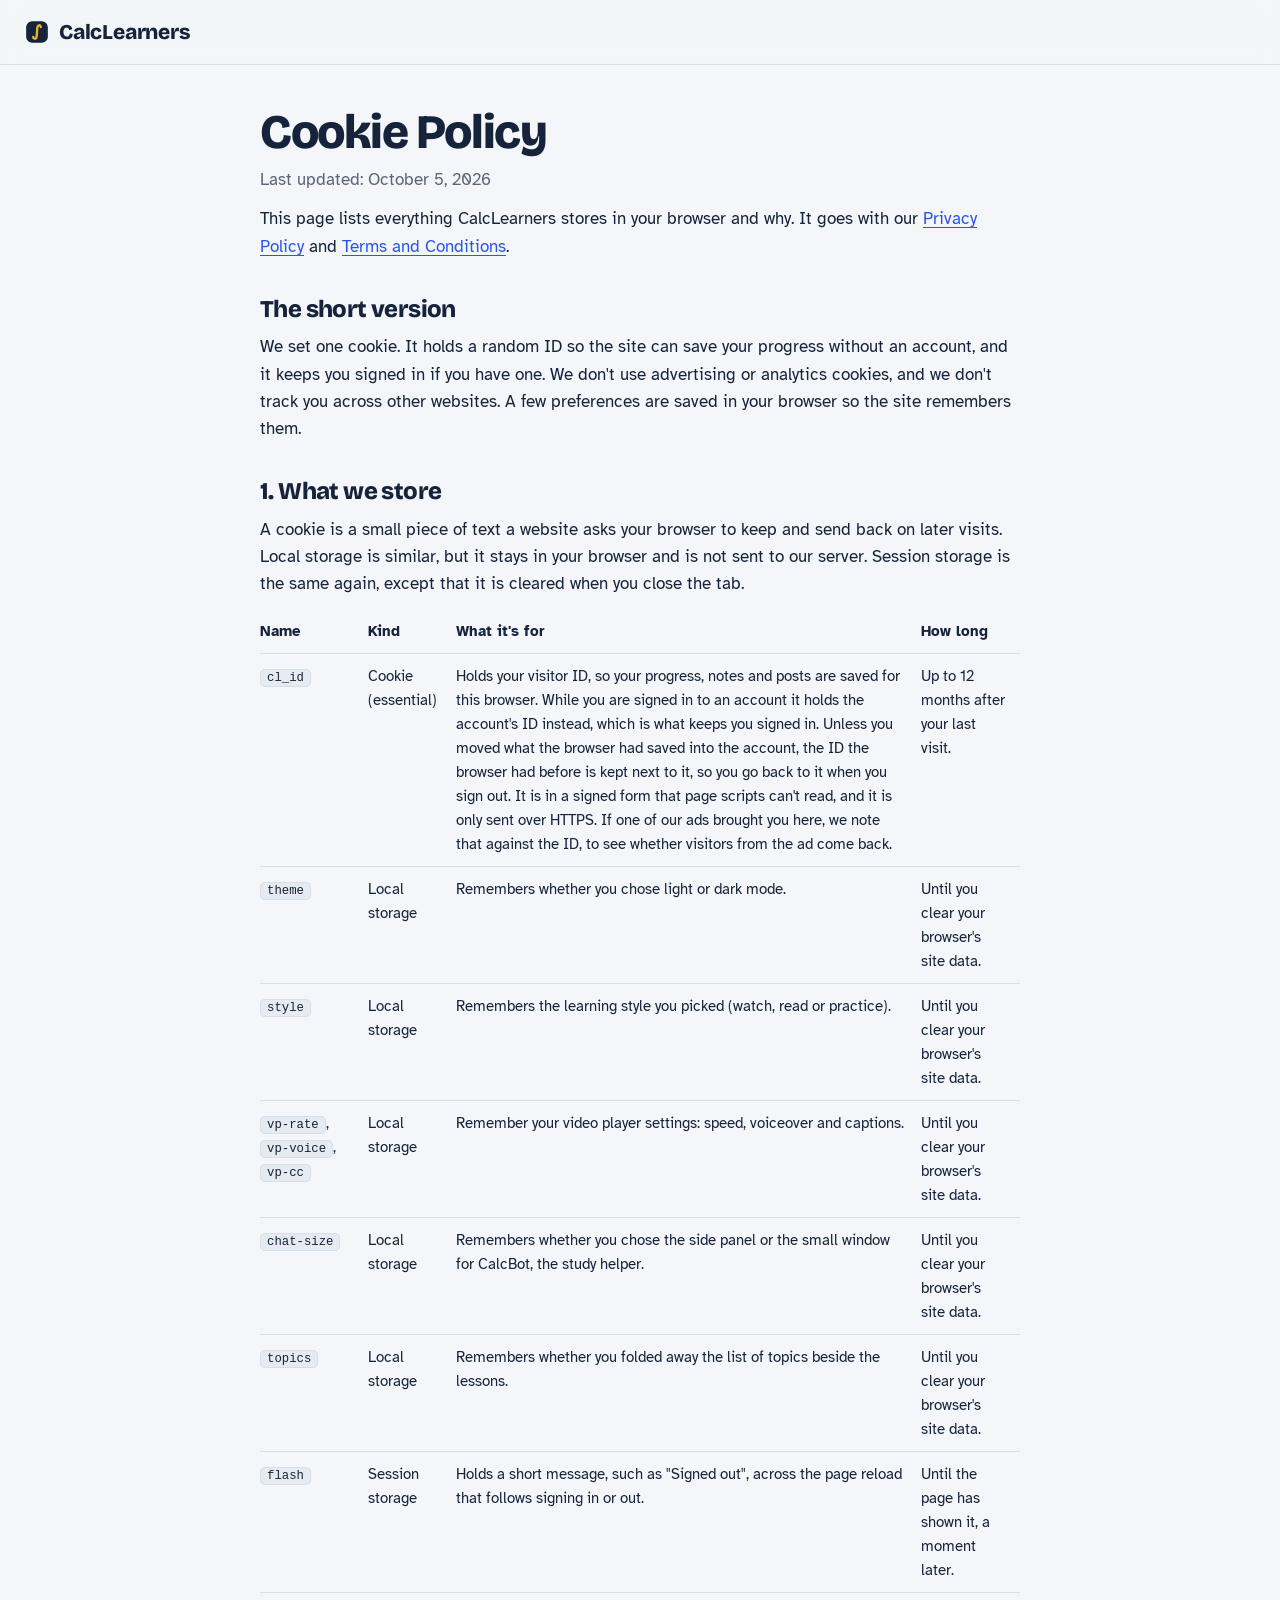
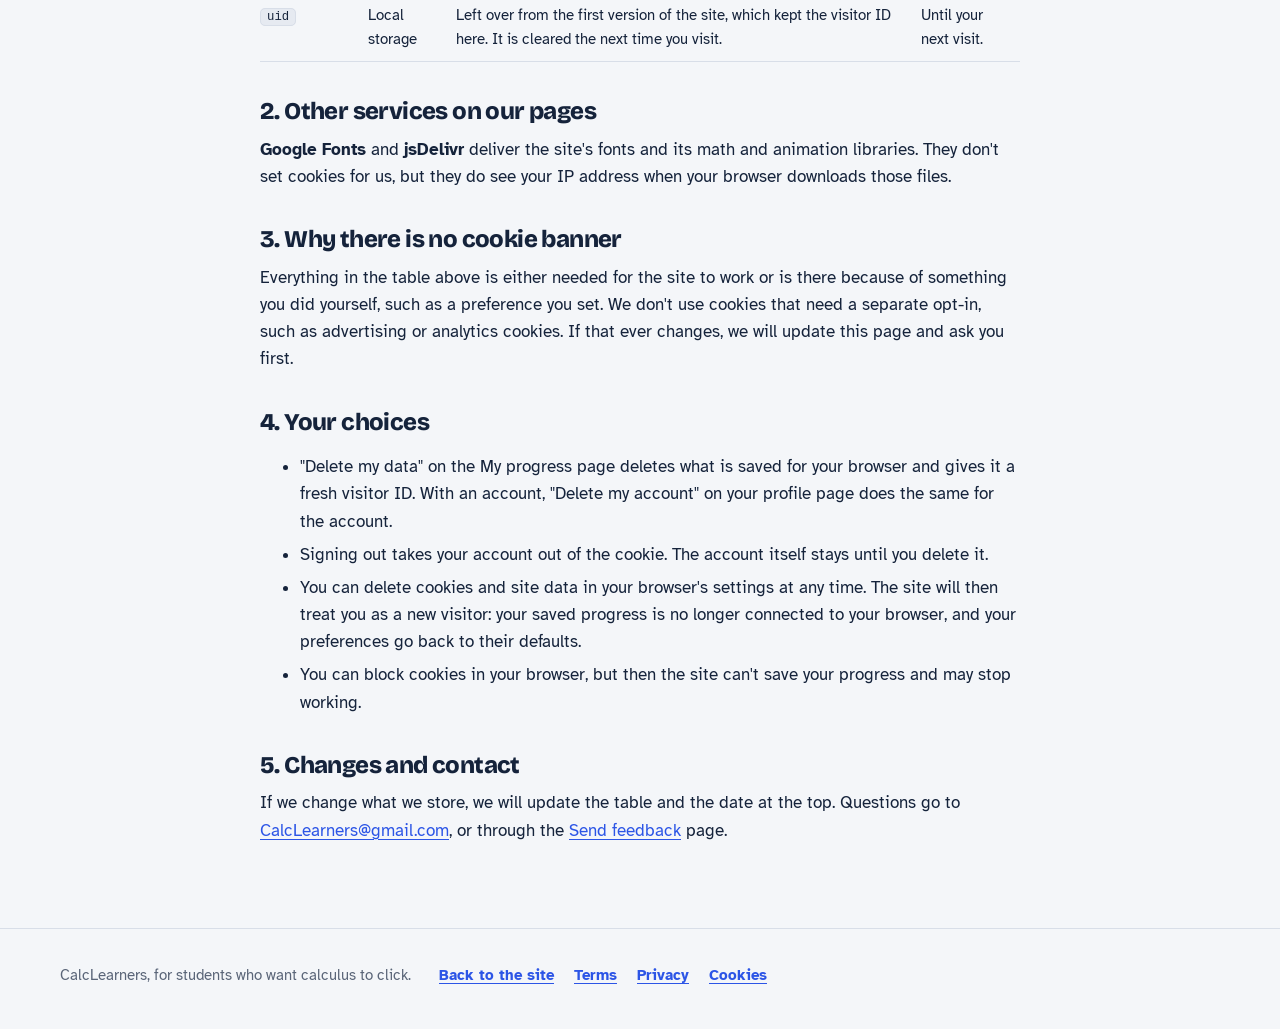
<file: static/cookies.html>
<!DOCTYPE html>
<html lang="en">
<head>
  <meta charset="utf-8">
  <meta name="viewport" content="width=device-width, initial-scale=1, viewport-fit=cover">
  <meta name="color-scheme" content="light dark">
  <meta name="theme-color" content="#F4F6F9">
  <title>Cookie Policy - CalcLearners</title>
  <script src="theme.js"></script>
  <link rel="icon" href="data:image/svg+xml,%3Csvg xmlns='http://www.w3.org/2000/svg' viewBox='0 0 48 48'%3E%3Crect x='2' y='2' width='44' height='44' rx='12' fill='%2315233B'/%3E%3Cpath d='M31 15C31 10.5 25.2 10 24.6 16L23.4 32C22.8 38 17 37.5 17 33' fill='none' stroke='%23F0B429' stroke-width='4.6' stroke-linecap='round' stroke-linejoin='round'/%3E%3C/svg%3E">
  <link rel="preconnect" href="https://fonts.googleapis.com">
  <link rel="preconnect" href="https://fonts.gstatic.com" crossorigin>
  <link rel="stylesheet" href="https://fonts.googleapis.com/css2?family=Atkinson+Hyperlegible:ital,wght@0,400;0,700;1,400&family=Bricolage+Grotesque:opsz,wght@12..96,400;12..96,600;12..96,800&display=swap">
  <link rel="stylesheet" href="style.css">
</head>
<body>
  <a class="skip" href="#main">Skip to content</a>

  <header class="top">
    <div class="top-bar">
      <a class="logo" href="./" aria-label="CalcLearners home">
        <svg viewBox="0 0 48 48" aria-hidden="true">
          <rect class="logo-badge" x="4" y="4" width="40" height="40" rx="11"/>
          <path class="logo-glyph" d="M31 15C31 10.5 25.2 10 24.6 16L23.4 32C22.8 38 17 37.5 17 33"/>
        </svg>
        <span>CalcLearners</span>
      </a>
    </div>
  </header>
  <main class="legal" id="main">
    <h1>Cookie Policy</h1>
    <p class="updated">Last updated: October 5, 2026</p>

    <p>This page lists everything CalcLearners stores in your browser and why. It goes with our
      <a href="privacy.html">Privacy Policy</a> and <a href="terms.html">Terms and Conditions</a>.</p>

    <h2>The short version</h2>
    <p>We set one cookie. It holds a random ID so the site can save your progress without an account, and it
      keeps you signed in if you have one. We don't
      use advertising or analytics cookies, and we don't track you across other websites. A few preferences are
      saved in your browser so the site remembers them.</p>

    <h2>1. What we store</h2>
    <p>A cookie is a small piece of text a website asks your browser to keep and send back on later visits.
      Local storage is similar, but it stays in your browser and is not sent to our server. Session storage
      is the same again, except that it is cleared when you close the tab.</p>
    <div class="legal-table">
      <table>
        <thead>
          <tr><th scope="col">Name</th><th scope="col">Kind</th><th scope="col">What it's for</th><th scope="col">How long</th></tr>
        </thead>
        <tbody>
          <tr>
            <td><code>cl_id</code></td>
            <td>Cookie (essential)</td>
            <td>Holds your visitor ID, so your progress, notes and posts are saved for this browser. While you
              are signed in to an account it holds the account's ID instead, which is what keeps you signed in.
              Unless you moved what the browser had saved into the account, the ID the browser had before is
              kept next to it, so you go back to it when you sign out. It is in a
              signed form that page scripts can't read, and it is only sent over HTTPS. If one of our ads brought
              you here, we note that against the ID, to see whether visitors from the ad come back.</td>
            <td>Up to 12 months after your last visit.</td>
          </tr>
          <tr>
            <td><code>theme</code></td>
            <td>Local storage</td>
            <td>Remembers whether you chose light or dark mode.</td>
            <td>Until you clear your browser's site data.</td>
          </tr>
          <tr>
            <td><code>style</code></td>
            <td>Local storage</td>
            <td>Remembers the learning style you picked (watch, read or practice).</td>
            <td>Until you clear your browser's site data.</td>
          </tr>
          <tr>
            <td><code>vp-rate</code>, <code>vp-voice</code>, <code>vp-cc</code></td>
            <td>Local storage</td>
            <td>Remember your video player settings: speed, voiceover and captions.</td>
            <td>Until you clear your browser's site data.</td>
          </tr>
          <tr>
            <td><code>chat-size</code></td>
            <td>Local storage</td>
            <td>Remembers whether you chose the side panel or the small window for CalcBot, the study
              helper.</td>
            <td>Until you clear your browser's site data.</td>
          </tr>
          <tr>
            <td><code>topics</code></td>
            <td>Local storage</td>
            <td>Remembers whether you folded away the list of topics beside the lessons.</td>
            <td>Until you clear your browser's site data.</td>
          </tr>
          <tr>
            <td><code>flash</code></td>
            <td>Session storage</td>
            <td>Holds a short message, such as "Signed out", across the page reload that follows signing in
              or out.</td>
            <td>Until the page has shown it, a moment later.</td>
          </tr>
          <tr>
            <td><code>uid</code></td>
            <td>Local storage</td>
            <td>Left over from the first version of the site, which kept the visitor ID here. It is cleared the
              next time you visit.</td>
            <td>Until your next visit.</td>
          </tr>
        </tbody>
      </table>
    </div>

    <h2>2. Other services on our pages</h2>
    <p><b>Google Fonts</b> and <b>jsDelivr</b> deliver the site's fonts and its math and animation libraries.
      They don't set cookies for us, but they do see your IP address when your browser downloads those
      files.</p>

    <h2>3. Why there is no cookie banner</h2>
    <p>Everything in the table above is either needed for the site to work or is there because of something
      you did yourself, such as a preference you set. We don't use cookies that need a separate
      opt-in, such as advertising or analytics cookies. If
      that ever changes, we will update this page and ask you first.</p>

    <h2>4. Your choices</h2>
    <ul>
      <li>"Delete my data" on the My progress page deletes what is saved for your browser and gives it a fresh
        visitor ID. With an account, "Delete my account" on your profile page does the same for the account.</li>
      <li>Signing out takes your account out of the cookie. The account itself stays until you delete it.</li>
      <li>You can delete cookies and site data in your browser's settings at any time. The site will then treat
        you as a new visitor: your saved progress is no longer connected to your browser, and your preferences
        go back to their defaults.</li>
      <li>You can block cookies in your browser, but then the site can't save your progress and may stop
        working.</li>
    </ul>

    <h2>5. Changes and contact</h2>
    <p>If we change what we store, we will update the table and the date at the top. Questions go to
      <a href="mailto:CalcLearners@gmail.com">CalcLearners@gmail.com</a>, or through the
      <a href="./#/feedback">Send feedback</a> page.</p>
  </main>
  <footer class="site-foot">
    <div class="wrap">
      <span>CalcLearners, for students who want calculus to click.</span>
      <nav class="foot-legal" aria-label="Legal">
        <a href="./">Back to the site</a>
        <a href="terms.html">Terms</a>
        <a href="privacy.html">Privacy</a>
        <a href="cookies.html">Cookies</a>
      </nav>
    </div>
  </footer>
</body>
</html>
</file>
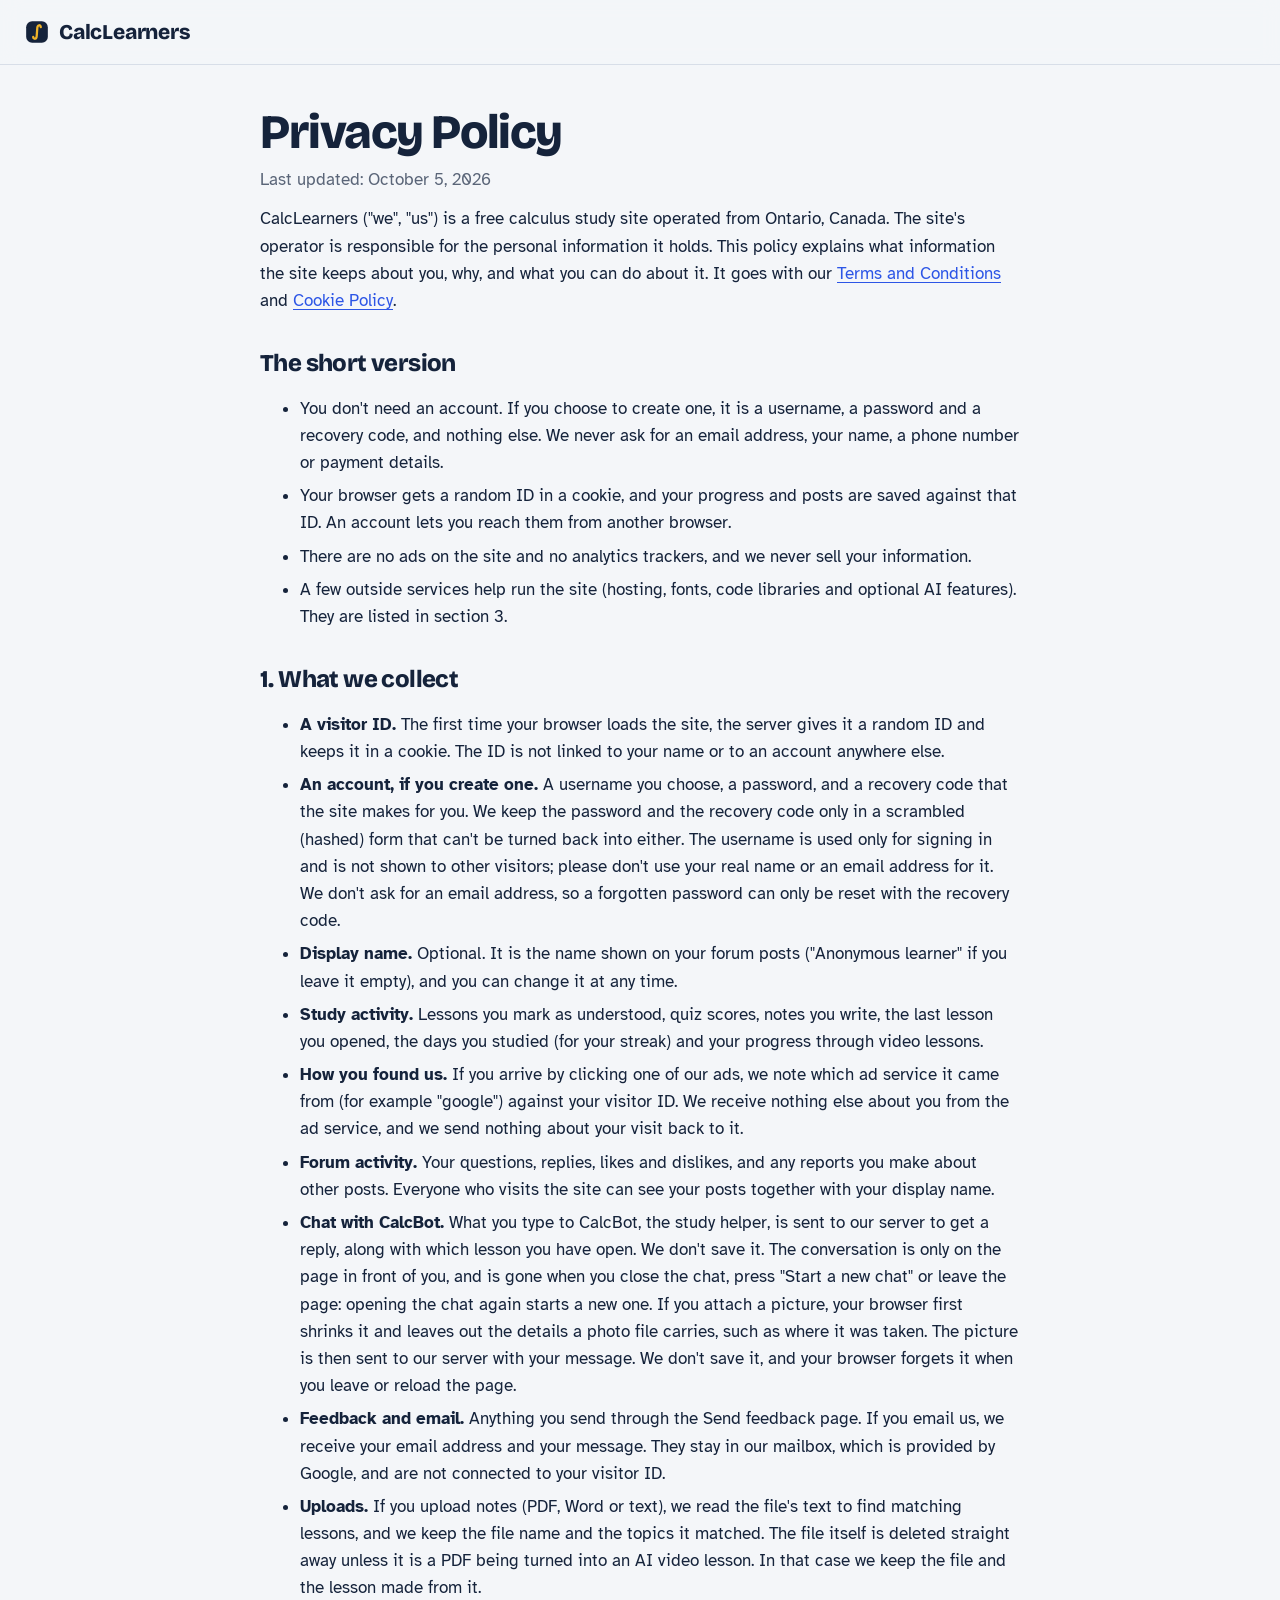
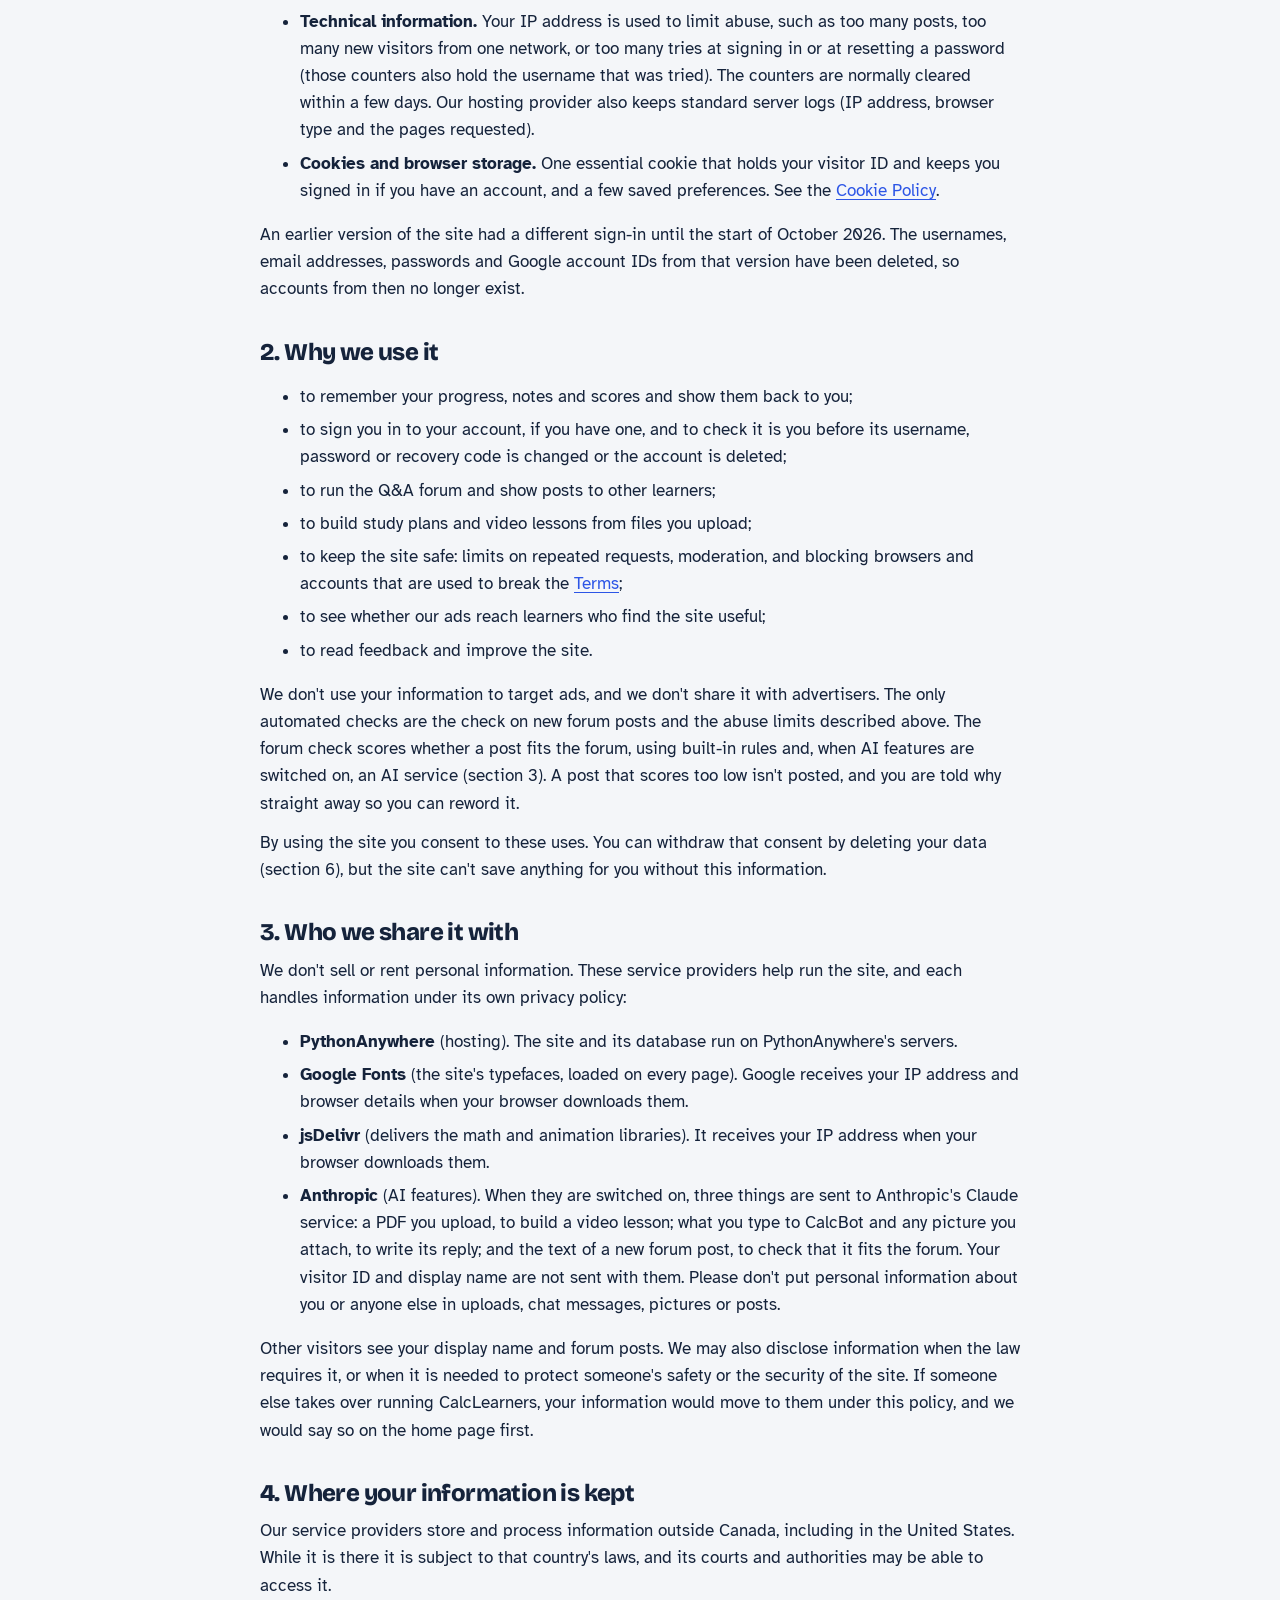
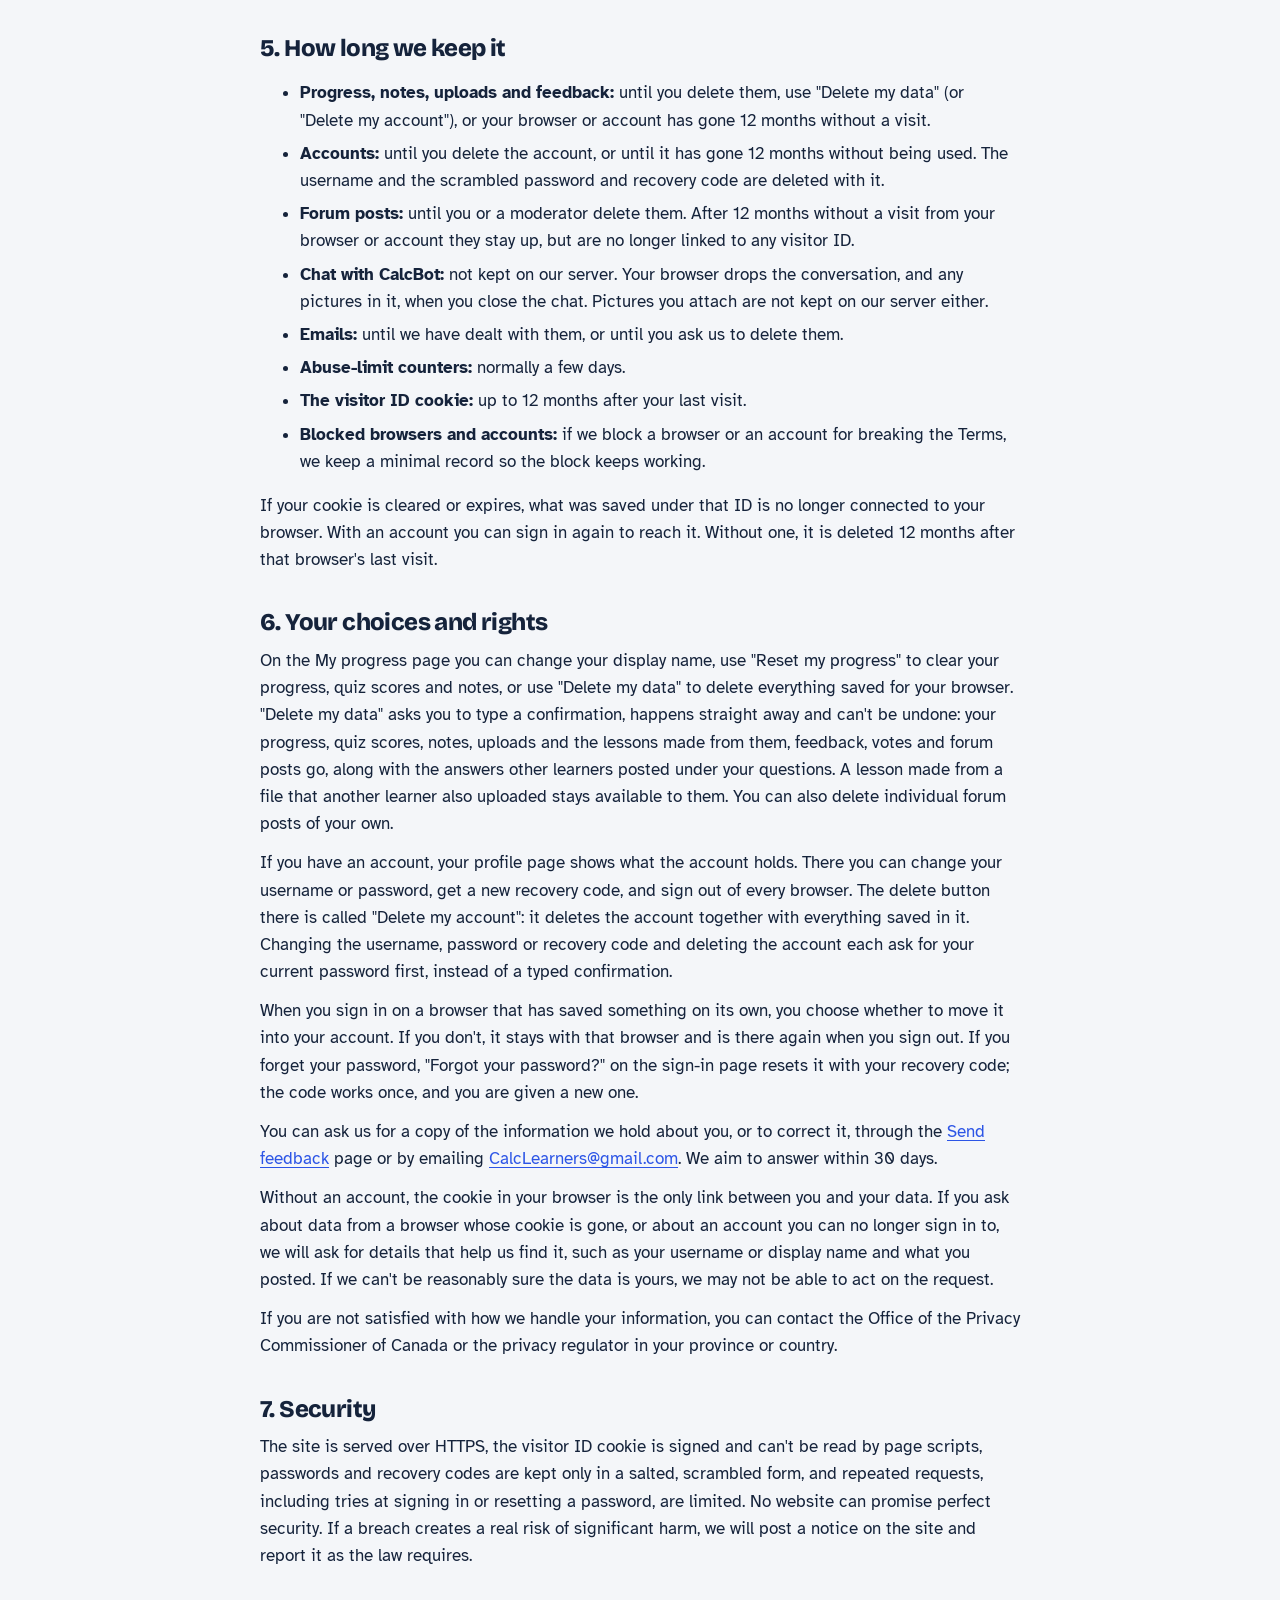
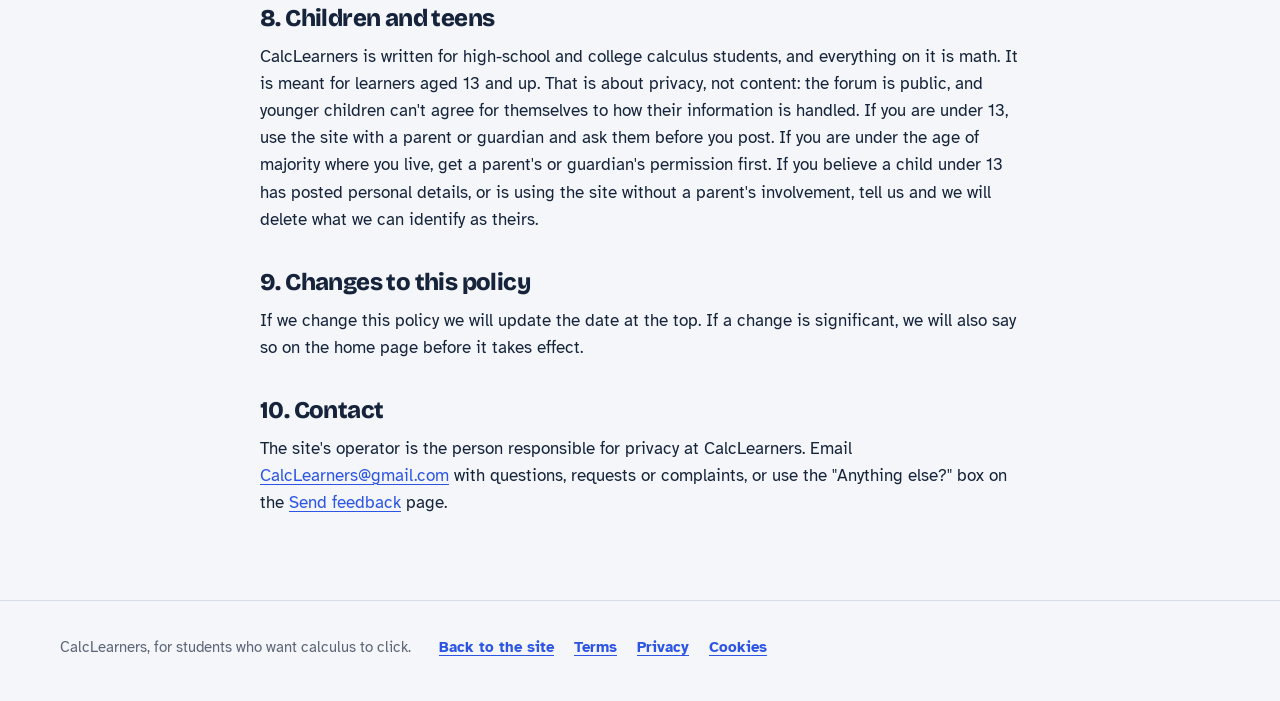
<file: static/privacy.html>
<!DOCTYPE html>
<html lang="en">
<head>
  <meta charset="utf-8">
  <meta name="viewport" content="width=device-width, initial-scale=1, viewport-fit=cover">
  <meta name="color-scheme" content="light dark">
  <meta name="theme-color" content="#F4F6F9">
  <title>Privacy Policy - CalcLearners</title>
  <script src="theme.js"></script>
  <link rel="icon" href="data:image/svg+xml,%3Csvg xmlns='http://www.w3.org/2000/svg' viewBox='0 0 48 48'%3E%3Crect x='2' y='2' width='44' height='44' rx='12' fill='%2315233B'/%3E%3Cpath d='M31 15C31 10.5 25.2 10 24.6 16L23.4 32C22.8 38 17 37.5 17 33' fill='none' stroke='%23F0B429' stroke-width='4.6' stroke-linecap='round' stroke-linejoin='round'/%3E%3C/svg%3E">
  <link rel="preconnect" href="https://fonts.googleapis.com">
  <link rel="preconnect" href="https://fonts.gstatic.com" crossorigin>
  <link rel="stylesheet" href="https://fonts.googleapis.com/css2?family=Atkinson+Hyperlegible:ital,wght@0,400;0,700;1,400&family=Bricolage+Grotesque:opsz,wght@12..96,400;12..96,600;12..96,800&display=swap">
  <link rel="stylesheet" href="style.css">
</head>
<body>
  <a class="skip" href="#main">Skip to content</a>

  <header class="top">
    <div class="top-bar">
      <a class="logo" href="./" aria-label="CalcLearners home">
        <svg viewBox="0 0 48 48" aria-hidden="true">
          <rect class="logo-badge" x="4" y="4" width="40" height="40" rx="11"/>
          <path class="logo-glyph" d="M31 15C31 10.5 25.2 10 24.6 16L23.4 32C22.8 38 17 37.5 17 33"/>
        </svg>
        <span>CalcLearners</span>
      </a>
    </div>
  </header>
  <main class="legal" id="main">
    <h1>Privacy Policy</h1>
    <p class="updated">Last updated: October 5, 2026</p>

    <p>CalcLearners ("we", "us") is a free calculus study site operated from Ontario, Canada. The site's
      operator is responsible for the personal information it holds. This policy explains what
      information the site keeps about you, why, and what you can do about it. It goes with our
      <a href="terms.html">Terms and Conditions</a> and <a href="cookies.html">Cookie Policy</a>.</p>

    <h2>The short version</h2>
    <ul>
      <li>You don't need an account. If you choose to create one, it is a username, a password and a
        recovery code, and nothing else. We never ask for an email address, your name, a phone number or
        payment details.</li>
      <li>Your browser gets a random ID in a cookie, and your progress and posts are saved against that ID.
        An account lets you reach them from another browser.</li>
      <li>There are no ads on the site and no analytics trackers, and we never sell your information.</li>
      <li>A few outside services help run the site (hosting, fonts, code libraries and optional AI features).
        They are listed in section 3.</li>
    </ul>

    <h2>1. What we collect</h2>
    <ul>
      <li><b>A visitor ID.</b> The first time your browser loads the site, the server gives it a random ID and
        keeps it in a cookie. The ID is not linked to your name or to an account anywhere else.</li>
      <li><b>An account, if you create one.</b> A username you choose, a password, and a recovery code that
        the site makes for you. We keep the password and the recovery code only in a scrambled (hashed) form
        that can't be turned back into either. The username is used only for signing in and is not shown to
        other visitors; please don't use your real name or an email address for it. We don't ask for an email
        address, so a forgotten password can only be reset with the recovery code.</li>
      <li><b>Display name.</b> Optional. It is the name shown on your forum posts ("Anonymous learner" if you
        leave it empty), and you can change it at any time.</li>
      <li><b>Study activity.</b> Lessons you mark as understood, quiz scores, notes you write, the last lesson
        you opened, the days you studied (for your streak) and your progress through video lessons.</li>
      <li><b>How you found us.</b> If you arrive by clicking one of our ads, we note which ad service it came
        from (for example "google") against your visitor ID. We receive nothing else about you from the ad
        service, and we send nothing about your visit back to it.</li>
      <li><b>Forum activity.</b> Your questions, replies, likes and dislikes, and any reports you make
        about other posts. Everyone who visits the
        site can see your posts together with your display name.</li>
      <li><b>Chat with CalcBot.</b> What you type to CalcBot, the study helper, is sent to our server to get
        a reply, along with which lesson you have open. We don't save it. The conversation is only on the page
        in front of you, and is gone when you close the chat, press "Start a new chat" or leave the page:
        opening the chat again starts a new one. If you attach a picture,
        your browser first shrinks it and leaves out the details a photo file carries, such as where it was
        taken. The picture is then sent to our server with your message. We don't save it, and your browser
        forgets it when you leave or reload the page.</li>
      <li><b>Feedback and email.</b> Anything you send through the Send feedback page. If you email us, we
        receive your email address and your message. They stay in our mailbox, which is provided by Google,
        and are not connected to your visitor ID.</li>
      <li><b>Uploads.</b> If you upload notes (PDF, Word or text), we read the file's text to find matching
        lessons, and we keep the file name and the topics it matched. The file itself is deleted straight away
        unless it is a PDF being turned into an AI video lesson. In that case we keep the file and the lesson
        made from it.</li>
      <li><b>Technical information.</b> Your IP address is used to limit abuse, such as too many posts, too
        many new visitors from one network, or too many tries at signing in or at resetting a password (those
        counters also hold the username that was tried). The counters are normally cleared within a few days.
        Our hosting
        provider also keeps standard server logs (IP address, browser type and the pages requested).</li>
      <li><b>Cookies and browser storage.</b> One essential cookie that holds your visitor ID and keeps you
        signed in if you have an account, and a few saved preferences. See the
        <a href="cookies.html">Cookie Policy</a>.</li>
    </ul>
    <p>An earlier version of the site had a different sign-in until the start of October 2026. The usernames,
      email addresses, passwords and Google account IDs from that version have been deleted, so accounts from
      then no longer exist.</p>

    <h2>2. Why we use it</h2>
    <ul>
      <li>to remember your progress, notes and scores and show them back to you;</li>
      <li>to sign you in to your account, if you have one, and to check it is you before its username,
        password or recovery code is changed or the account is deleted;</li>
      <li>to run the Q&amp;A forum and show posts to other learners;</li>
      <li>to build study plans and video lessons from files you upload;</li>
      <li>to keep the site safe: limits on repeated requests, moderation, and blocking browsers and accounts
        that are used to break the <a href="terms.html">Terms</a>;</li>
      <li>to see whether our ads reach learners who find the site useful;</li>
      <li>to read feedback and improve the site.</li>
    </ul>
    <p>We don't use your information to target ads, and we don't share it with advertisers. The only automated
      checks are the check on new forum posts and the abuse limits described above. The forum check scores
      whether a post fits the forum, using built-in rules and, when AI features are switched on, an AI service
      (section 3). A post that scores too low isn't posted, and you are told why straight away so you can
      reword it.</p>
    <p>By using the site you consent to these uses. You can withdraw that consent by deleting your data
      (section 6), but the site can't save anything for you without this information.</p>

    <h2>3. Who we share it with</h2>
    <p>We don't sell or rent personal information. These service providers help run the site, and each handles
      information under its own privacy policy:</p>
    <ul>
      <li><b>PythonAnywhere</b> (hosting). The site and its database run on PythonAnywhere's servers.</li>
      <li><b>Google Fonts</b> (the site's typefaces, loaded on every page). Google receives your IP address
        and browser details when your browser downloads them.</li>
      <li><b>jsDelivr</b> (delivers the math and animation libraries). It receives your IP address when your
        browser downloads them.</li>
      <li><b>Anthropic</b> (AI features). When they are switched on, three things are sent to Anthropic's
        Claude service: a PDF you upload, to build a video lesson; what you type to CalcBot and any picture
        you attach, to write its reply; and the text of a new forum post, to check that it fits the forum.
        Your visitor ID and display name are not sent with them. Please don't put personal information about
        you or anyone else in uploads, chat messages, pictures or posts.</li>
    </ul>
    <p>Other visitors see your display name and forum posts. We may also disclose information when the law
      requires it, or when it is needed to protect someone's safety or the security of the site. If someone
      else takes over running CalcLearners, your information would move to them under this policy, and we
      would say so on the home page first.</p>

    <h2>4. Where your information is kept</h2>
    <p>Our service providers store and process information outside Canada, including in the United States.
      While it is there it is subject to that country's laws, and its courts and authorities may be able to
      access it.</p>

    <h2>5. How long we keep it</h2>
    <ul>
      <li><b>Progress, notes, uploads and feedback:</b> until you delete them, use "Delete my data" (or
        "Delete my account"), or your browser or account has gone 12 months without a visit.</li>
      <li><b>Accounts:</b> until you delete the account, or until it has gone 12 months without being used.
        The username and the scrambled password and recovery code are deleted with it.</li>
      <li><b>Forum posts:</b> until you or a moderator delete them. After 12 months without a visit from your
        browser or account they stay up, but are no longer linked to any visitor ID.</li>
      <li><b>Chat with CalcBot:</b> not kept on our server. Your browser drops the conversation, and any
        pictures in it, when you close the chat. Pictures you attach are not kept on our server either.</li>
      <li><b>Emails:</b> until we have dealt with them, or until you ask us to delete them.</li>
      <li><b>Abuse-limit counters:</b> normally a few days.</li>
      <li><b>The visitor ID cookie:</b> up to 12 months after your last visit.</li>
      <li><b>Blocked browsers and accounts:</b> if we block a browser or an account for breaking the Terms,
        we keep a minimal record so the block keeps working.</li>
    </ul>
    <p>If your cookie is cleared or expires, what was saved under that ID is no longer connected to your
      browser. With an account you can sign in again to reach it. Without one, it is deleted 12 months after
      that browser's last visit.</p>

    <h2>6. Your choices and rights</h2>
    <p>On the My progress page you can change your display name, use "Reset my progress" to clear your
      progress, quiz scores and notes, or use "Delete my data" to delete everything saved for your browser.
      "Delete my data" asks you to type a confirmation, happens straight away and can't be undone: your
      progress, quiz scores, notes, uploads and the lessons made from them, feedback, votes and forum posts
      go, along with the answers other learners posted under your questions. A lesson made from a file that
      another learner also uploaded stays available to them. You can also delete individual forum posts of
      your own.</p>
    <p>If you have an account, your profile page shows what the account holds. There you can change your
      username or password, get a new recovery code, and sign out of every browser. The delete button there
      is called "Delete my account": it deletes the account together with everything saved in it. Changing
      the username, password or recovery code and deleting the account each ask for your current password
      first, instead of a typed confirmation.</p>
    <p>When you sign in on a browser that has saved something on its own, you choose whether to move it into
      your account. If you don't, it stays with that browser and is there again when you sign out. If you
      forget your password, "Forgot your password?" on the sign-in page resets it with your recovery code;
      the code works once, and you are given a new one.</p>
    <p>You can ask us for a copy of the information we hold about you, or to correct it, through the
      <a href="./#/feedback">Send feedback</a> page or by emailing
      <a href="mailto:CalcLearners@gmail.com">CalcLearners@gmail.com</a>. We aim to answer within 30 days.</p>
    <p>Without an account, the cookie in your browser is the only link between you and your data. If you ask
      about data from a browser whose cookie is gone, or about an account you can no longer sign in to, we
      will ask for details that help us find it, such as your username or display name and what you posted.
      If we can't be reasonably sure the data is yours, we may not be able to act on the request.</p>
    <p>If you are not satisfied with how we handle your information, you can contact the Office of the Privacy
      Commissioner of Canada or the privacy regulator in your province or country.</p>

    <h2>7. Security</h2>
    <p>The site is served over HTTPS, the visitor ID cookie is signed and can't be read by page scripts,
      passwords and recovery codes are kept only in a salted, scrambled form, and repeated requests,
      including tries at signing in or resetting a password, are limited. No website can promise perfect
      security. If a breach creates a real risk
      of significant harm, we will post a notice on the site and report it as the law requires.</p>

    <h2>8. Children and teens</h2>
    <p>CalcLearners is written for high-school and college calculus students, and everything on it is math.
      It is meant for learners aged 13 and up. That is about privacy, not content: the forum is public, and
      younger children can't agree for themselves to how their information is handled. If you are under 13,
      use the site with a parent or guardian and ask them before you post. If you are under the age of
      majority where you live, get a parent's or guardian's permission first. If you believe a child under 13
      has posted personal details, or is using the site without a parent's involvement, tell us and we will
      delete what we can identify as theirs.</p>

    <h2>9. Changes to this policy</h2>
    <p>If we change this policy we will update the date at the top. If a change is significant, we will also
      say so on the home page before it takes effect.</p>

    <h2>10. Contact</h2>
    <p>The site's operator is the person responsible for privacy at CalcLearners. Email
      <a href="mailto:CalcLearners@gmail.com">CalcLearners@gmail.com</a> with questions, requests or
      complaints, or use the "Anything else?" box on the <a href="./#/feedback">Send feedback</a> page.</p>
  </main>
  <footer class="site-foot">
    <div class="wrap">
      <span>CalcLearners, for students who want calculus to click.</span>
      <nav class="foot-legal" aria-label="Legal">
        <a href="./">Back to the site</a>
        <a href="terms.html">Terms</a>
        <a href="privacy.html">Privacy</a>
        <a href="cookies.html">Cookies</a>
      </nav>
    </div>
  </footer>
</body>
</html>
</file>
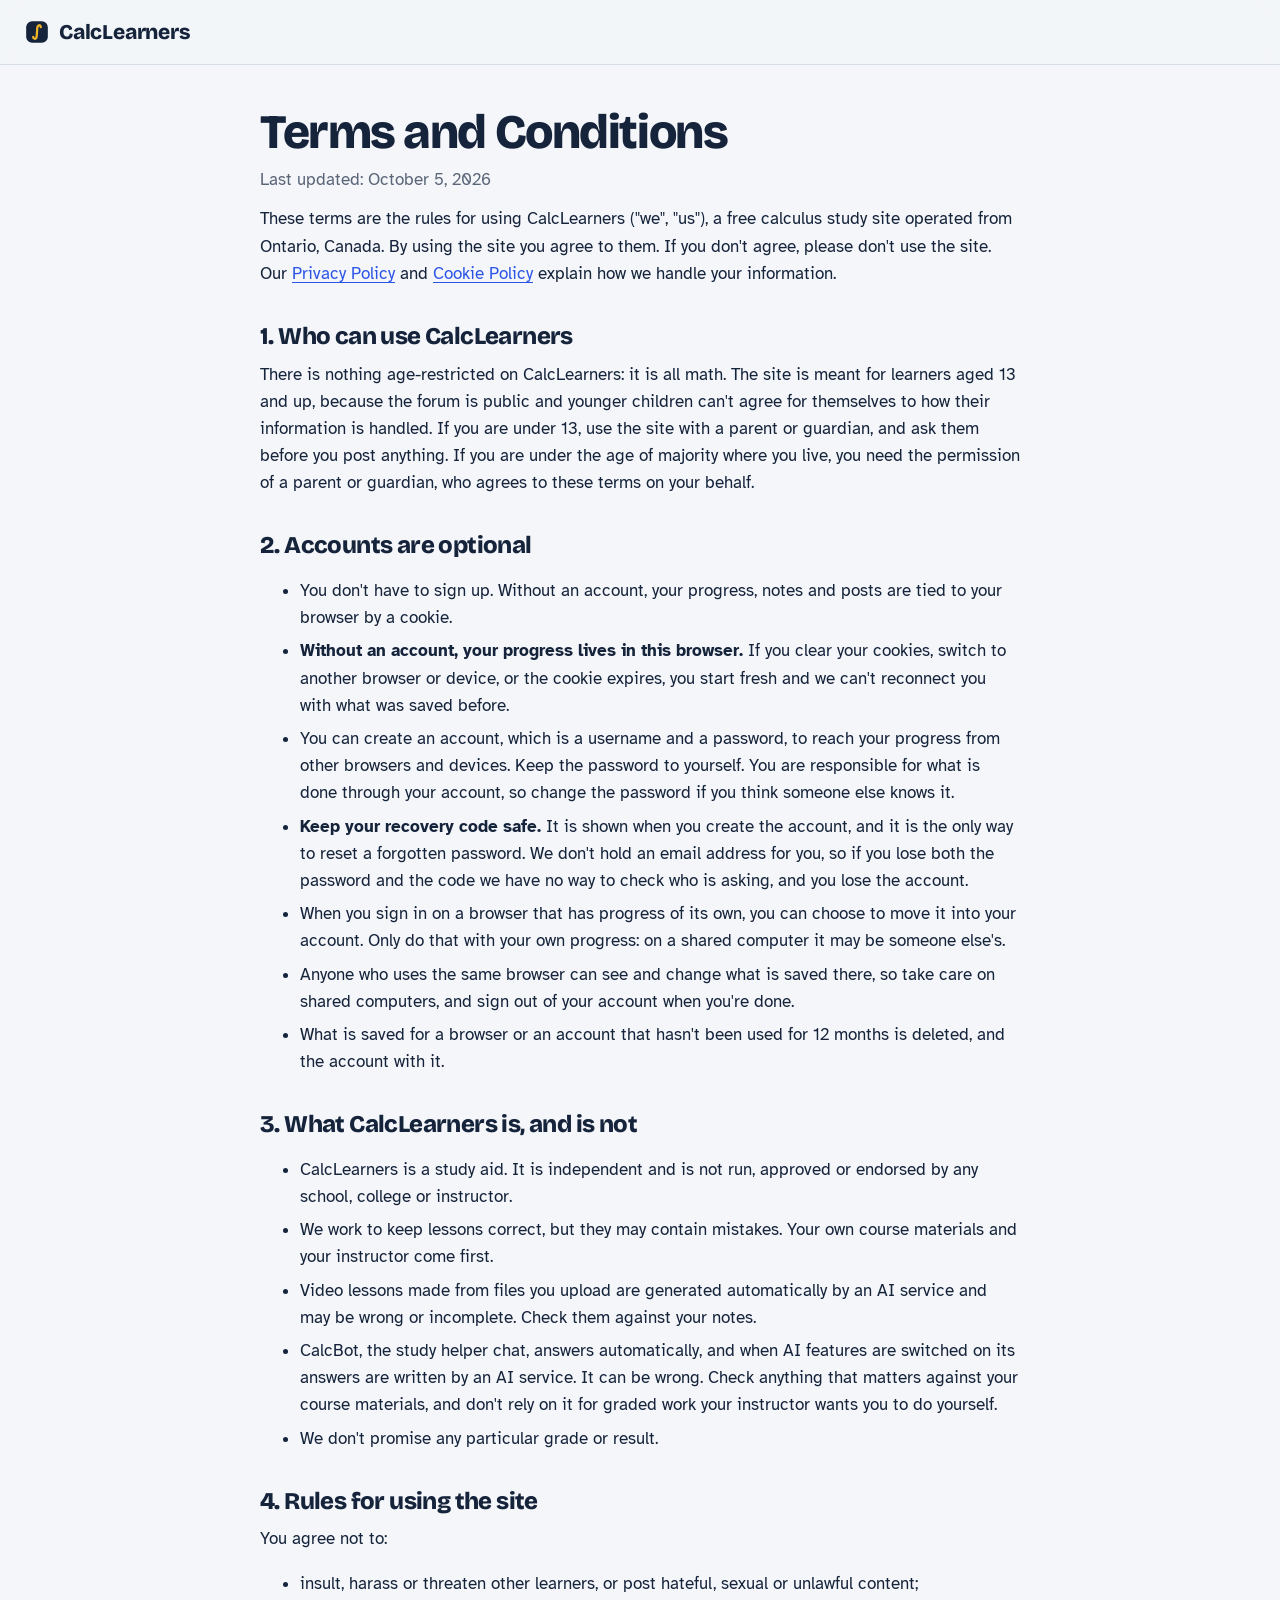
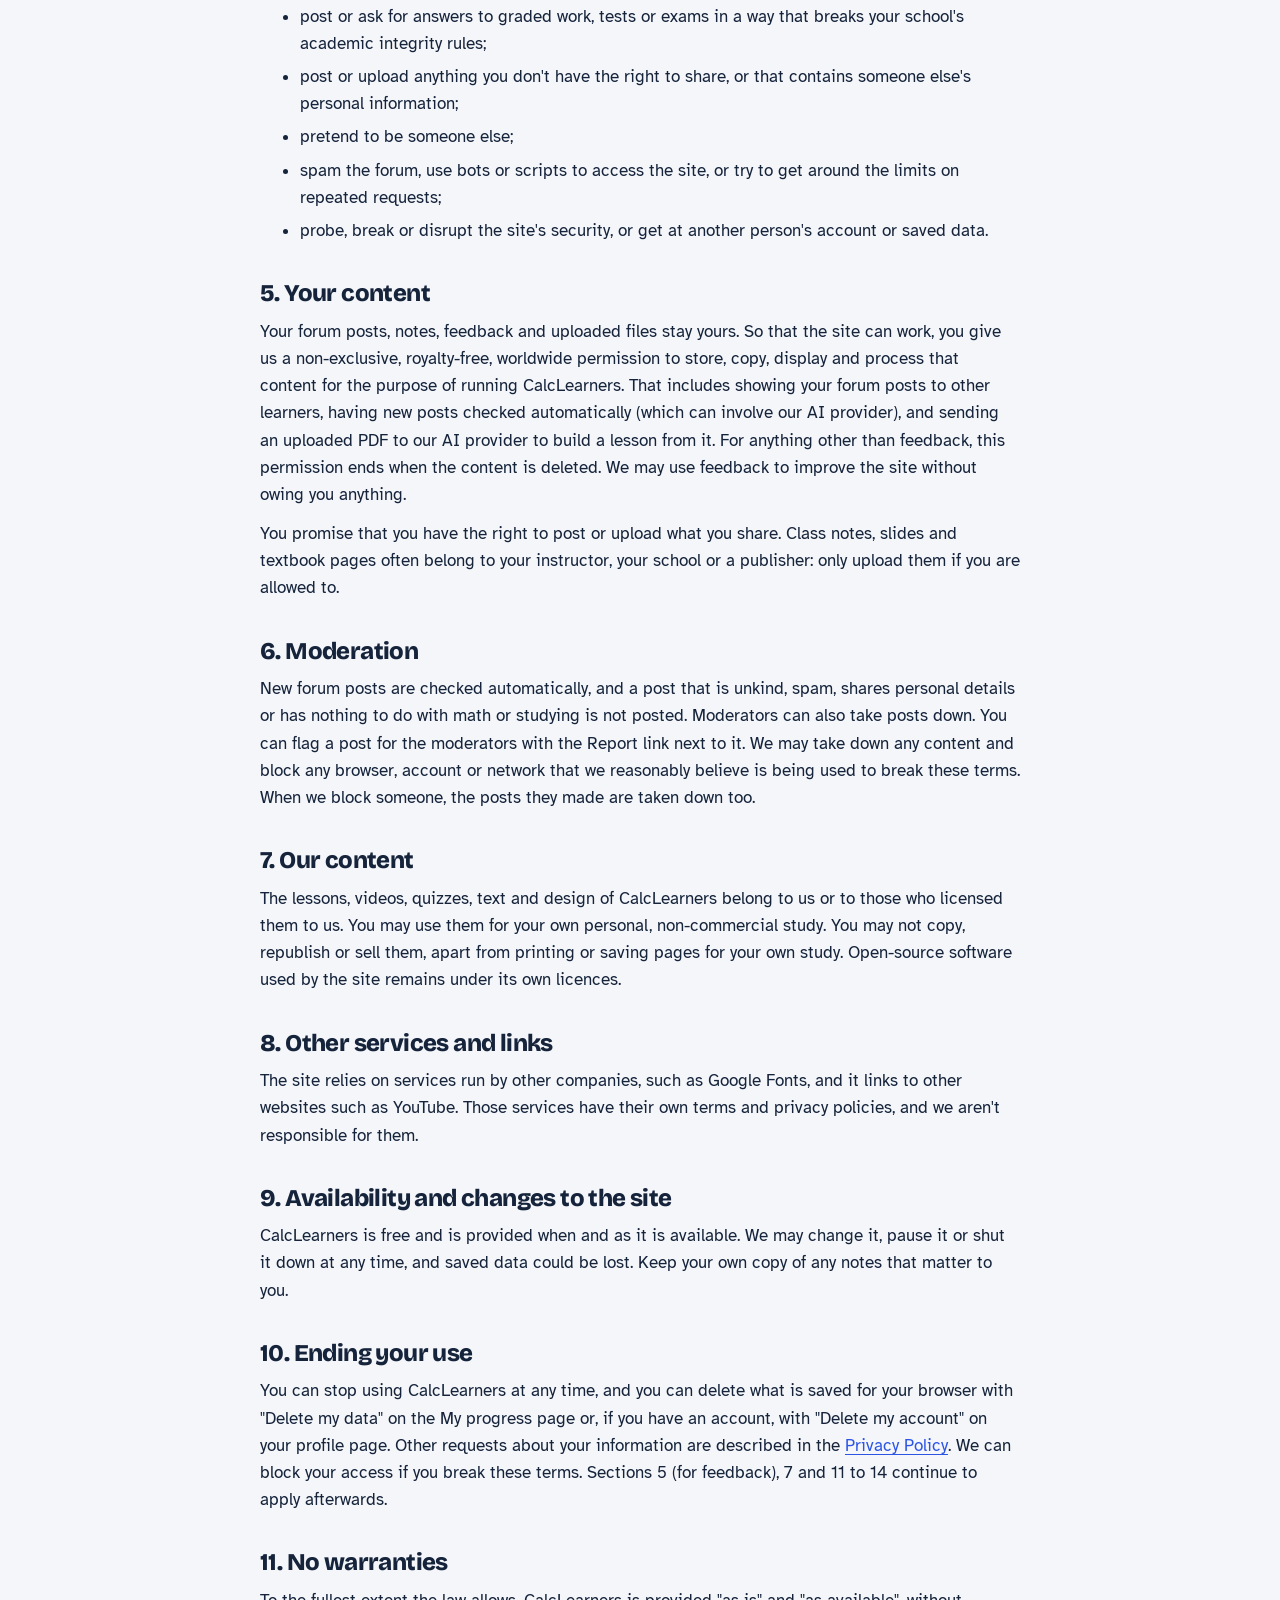
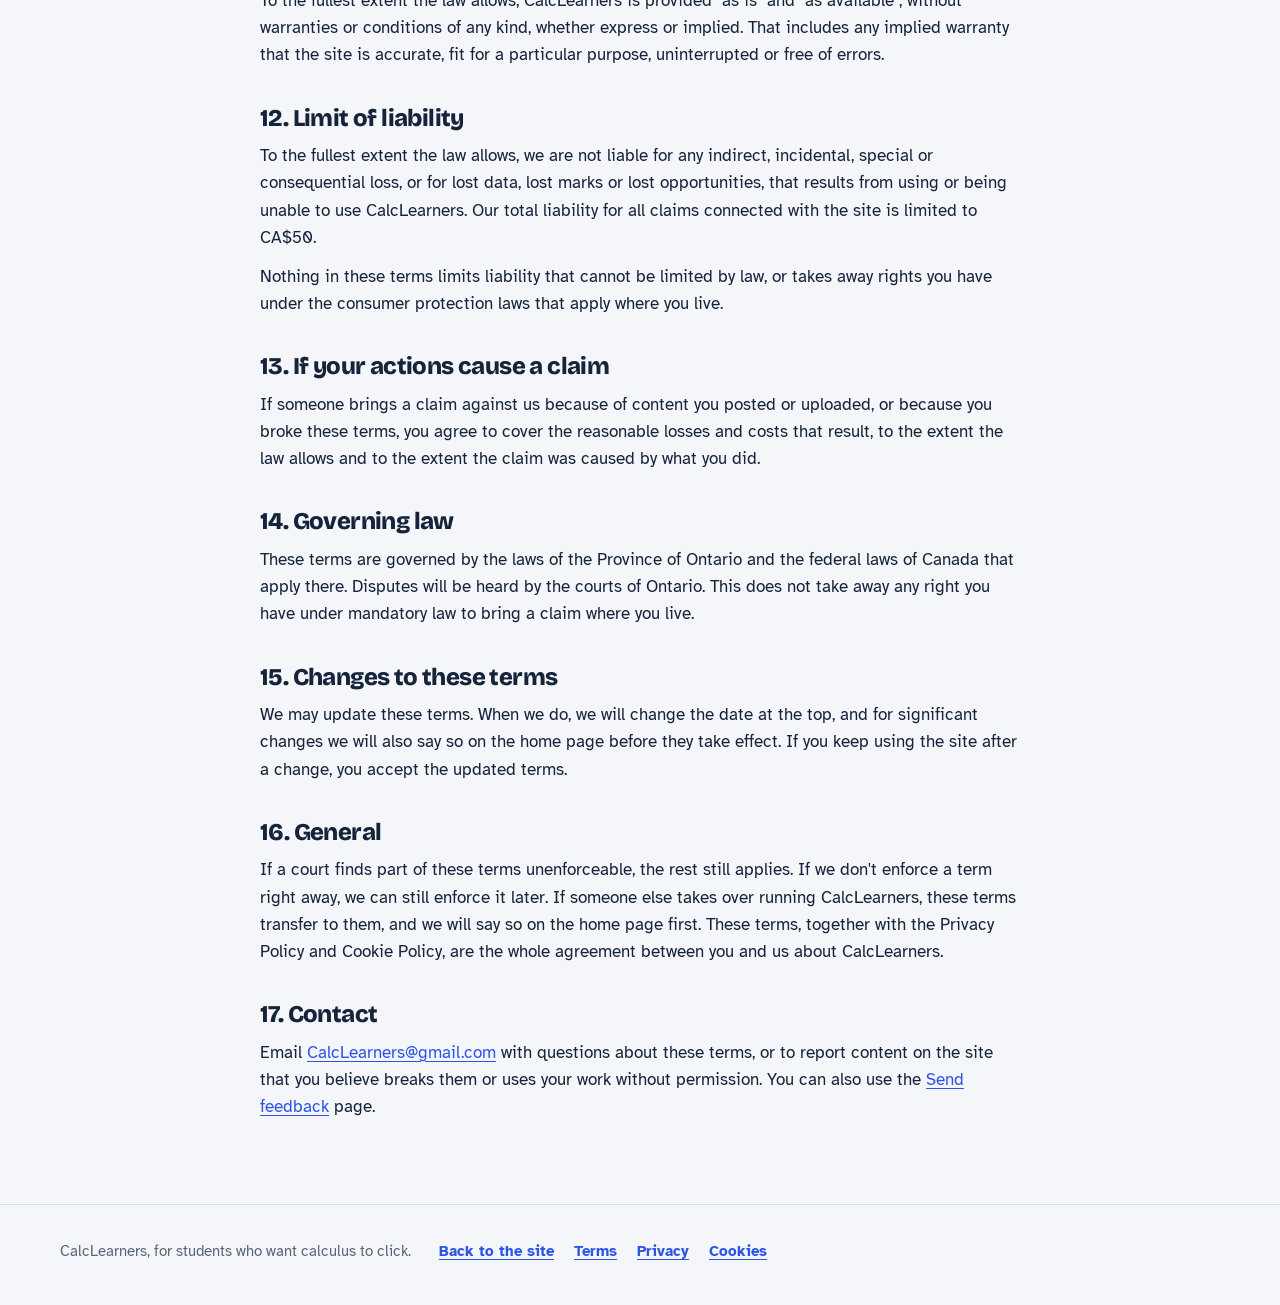
<file: static/terms.html>
<!DOCTYPE html>
<html lang="en">
<head>
  <meta charset="utf-8">
  <meta name="viewport" content="width=device-width, initial-scale=1, viewport-fit=cover">
  <meta name="color-scheme" content="light dark">
  <meta name="theme-color" content="#F4F6F9">
  <title>Terms and Conditions - CalcLearners</title>
  <script src="theme.js"></script>
  <link rel="icon" href="data:image/svg+xml,%3Csvg xmlns='http://www.w3.org/2000/svg' viewBox='0 0 48 48'%3E%3Crect x='2' y='2' width='44' height='44' rx='12' fill='%2315233B'/%3E%3Cpath d='M31 15C31 10.5 25.2 10 24.6 16L23.4 32C22.8 38 17 37.5 17 33' fill='none' stroke='%23F0B429' stroke-width='4.6' stroke-linecap='round' stroke-linejoin='round'/%3E%3C/svg%3E">
  <link rel="preconnect" href="https://fonts.googleapis.com">
  <link rel="preconnect" href="https://fonts.gstatic.com" crossorigin>
  <link rel="stylesheet" href="https://fonts.googleapis.com/css2?family=Atkinson+Hyperlegible:ital,wght@0,400;0,700;1,400&family=Bricolage+Grotesque:opsz,wght@12..96,400;12..96,600;12..96,800&display=swap">
  <link rel="stylesheet" href="style.css">
</head>
<body>
  <a class="skip" href="#main">Skip to content</a>

  <header class="top">
    <div class="top-bar">
      <a class="logo" href="./" aria-label="CalcLearners home">
        <svg viewBox="0 0 48 48" aria-hidden="true">
          <rect class="logo-badge" x="4" y="4" width="40" height="40" rx="11"/>
          <path class="logo-glyph" d="M31 15C31 10.5 25.2 10 24.6 16L23.4 32C22.8 38 17 37.5 17 33"/>
        </svg>
        <span>CalcLearners</span>
      </a>
    </div>
  </header>
  <main class="legal" id="main">
    <h1>Terms and Conditions</h1>
    <p class="updated">Last updated: October 5, 2026</p>

    <p>These terms are the rules for using CalcLearners ("we", "us"), a free calculus study site operated from
      Ontario, Canada. By using the site you agree to them. If you don't agree, please don't use the site. Our
      <a href="privacy.html">Privacy Policy</a> and <a href="cookies.html">Cookie Policy</a> explain how we
      handle your information.</p>

    <h2>1. Who can use CalcLearners</h2>
    <p>There is nothing age-restricted on CalcLearners: it is all math. The site is meant for learners aged 13
      and up, because the forum is public and younger children can't agree for themselves to how their
      information is handled. If you are under 13, use the site with a parent or guardian, and ask them before
      you post anything. If you are under the age of majority where you live, you need the permission of a
      parent or guardian, who agrees to these terms on your behalf.</p>

    <h2>2. Accounts are optional</h2>
    <ul>
      <li>You don't have to sign up. Without an account, your progress, notes and posts are tied to your
        browser by a cookie.</li>
      <li><b>Without an account, your progress lives in this browser.</b> If you clear your cookies, switch
        to another browser or device, or the cookie expires, you start fresh and we can't reconnect you with
        what was saved before.</li>
      <li>You can create an account, which is a username and a password, to reach your progress from other
        browsers and devices. Keep the password to yourself. You are responsible for what is done through
        your account, so change the password if you think someone else knows it.</li>
      <li><b>Keep your recovery code safe.</b> It is shown when you create the account, and it is the only
        way to reset a forgotten password. We don't hold an email address for you, so if you lose both the
        password and the code we have no way to check who is asking, and you lose the account.</li>
      <li>When you sign in on a browser that has progress of its own, you can choose to move it into your
        account. Only do that with your own progress: on a shared computer it may be someone else's.</li>
      <li>Anyone who uses the same browser can see and change what is saved there, so take care on shared
        computers, and sign out of your account when you're done.</li>
      <li>What is saved for a browser or an account that hasn't been used for 12 months is deleted, and the
        account with it.</li>
    </ul>

    <h2>3. What CalcLearners is, and is not</h2>
    <ul>
      <li>CalcLearners is a study aid. It is independent and is not run, approved or endorsed by any school,
        college or instructor.</li>
      <li>We work to keep lessons correct, but they may contain mistakes. Your own course materials and your
        instructor come first.</li>
      <li>Video lessons made from files you upload are generated automatically by an AI service and may be
        wrong or incomplete. Check them against your notes.</li>
      <li>CalcBot, the study helper chat, answers automatically, and when AI features are switched on its
        answers are written by an AI service. It can be wrong. Check anything that matters against your
        course materials, and don't rely on it for graded work your instructor wants you to do yourself.</li>
      <li>We don't promise any particular grade or result.</li>
    </ul>

    <h2>4. Rules for using the site</h2>
    <p>You agree not to:</p>
    <ul>
      <li>insult, harass or threaten other learners, or post hateful, sexual or unlawful content;</li>
      <li>post or ask for answers to graded work, tests or exams in a way that breaks your school's academic
        integrity rules;</li>
      <li>post or upload anything you don't have the right to share, or that contains someone else's personal
        information;</li>
      <li>pretend to be someone else;</li>
      <li>spam the forum, use bots or scripts to access the site, or try to get around the limits on repeated
        requests;</li>
      <li>probe, break or disrupt the site's security, or get at another person's account or saved data.</li>
    </ul>

    <h2>5. Your content</h2>
    <p>Your forum posts, notes, feedback and uploaded files stay yours. So that the site can work, you give us
      a non-exclusive, royalty-free, worldwide permission to store, copy, display and process that content for
      the purpose of running CalcLearners. That includes showing your forum posts to other learners, having
      new posts checked automatically (which can involve our AI provider), and sending an uploaded PDF to our
      AI provider to build a lesson from it. For anything other than feedback,
      this permission ends when the content is deleted. We may use feedback to improve the site without owing
      you anything.</p>
    <p>You promise that you have the right to post or upload what you share. Class notes, slides and textbook
      pages often belong to your instructor, your school or a publisher: only upload them if you are allowed
      to.</p>

    <h2>6. Moderation</h2>
    <p>New forum posts are checked automatically, and a post that is unkind, spam, shares personal details or
      has nothing to do with math or studying is not posted. Moderators can also take posts down. You can flag a post for the
      moderators with the Report link next to it. We may take down any content and
      block any browser, account or network that we reasonably believe is being used to break these terms.
      When we block someone, the posts they made are taken down too.</p>

    <h2>7. Our content</h2>
    <p>The lessons, videos, quizzes, text and design of CalcLearners belong to us or to those who licensed
      them to us. You may use them for your own personal, non-commercial study. You may not copy, republish or
      sell them, apart from printing or saving pages for your own study. Open-source software used by the site
      remains under its own licences.</p>

    <h2>8. Other services and links</h2>
    <p>The site relies on services run by other companies, such as Google Fonts, and it links to other websites
      such as YouTube. Those services have their own terms and privacy policies, and we aren't responsible for
      them.</p>

    <h2>9. Availability and changes to the site</h2>
    <p>CalcLearners is free and is provided when and as it is available. We may change it, pause it or shut it
      down at any time, and saved data could be lost. Keep your own copy of any notes that matter to you.</p>

    <h2>10. Ending your use</h2>
    <p>You can stop using CalcLearners at any time, and you can delete what is saved for your browser with
      "Delete my data" on the My progress page or, if you have an account, with "Delete my account" on your
      profile page. Other requests about your information are described in the
      <a href="privacy.html">Privacy Policy</a>. We can block your access if you break these terms. Sections 5
      (for feedback), 7 and 11 to 14 continue to apply afterwards.</p>

    <h2>11. No warranties</h2>
    <p>To the fullest extent the law allows, CalcLearners is provided "as is" and "as available", without
      warranties or conditions of any kind, whether express or implied. That includes any implied warranty that
      the site is accurate, fit for a particular purpose, uninterrupted or free of errors.</p>

    <h2>12. Limit of liability</h2>
    <p>To the fullest extent the law allows, we are not liable for any indirect, incidental, special or
      consequential loss, or for lost data, lost marks or lost opportunities, that results from using or being
      unable to use CalcLearners. Our total liability for all claims connected with the site is limited to
      CA$50.</p>
    <p>Nothing in these terms limits liability that cannot be limited by law, or takes away rights you have
      under the consumer protection laws that apply where you live.</p>

    <h2>13. If your actions cause a claim</h2>
    <p>If someone brings a claim against us because of content you posted or uploaded, or because you broke
      these terms, you agree to cover the reasonable losses and costs that result, to the extent the law allows
      and to the extent the claim was caused by what you did.</p>

    <h2>14. Governing law</h2>
    <p>These terms are governed by the laws of the Province of Ontario and the federal laws of Canada that
      apply there. Disputes will be heard by the courts of Ontario. This does not take away any right you have
      under mandatory law to bring a claim where you live.</p>

    <h2>15. Changes to these terms</h2>
    <p>We may update these terms. When we do, we will change the date at the top, and for significant changes
      we will also say so on the home page before they take effect. If you keep using the site after a change,
      you accept the updated terms.</p>

    <h2>16. General</h2>
    <p>If a court finds part of these terms unenforceable, the rest still applies. If we don't enforce a term
      right away, we can still enforce it later. If someone else takes over running CalcLearners, these terms
      transfer to them, and we will say so on the home page first. These terms, together with the Privacy
      Policy and Cookie Policy, are the whole agreement between you and us about CalcLearners.</p>

    <h2>17. Contact</h2>
    <p>Email <a href="mailto:CalcLearners@gmail.com">CalcLearners@gmail.com</a> with questions about these
      terms, or to report content on the site that you believe breaks them or uses your work without
      permission. You can also use the <a href="./#/feedback">Send feedback</a> page.</p>
  </main>
  <footer class="site-foot">
    <div class="wrap">
      <span>CalcLearners, for students who want calculus to click.</span>
      <nav class="foot-legal" aria-label="Legal">
        <a href="./">Back to the site</a>
        <a href="terms.html">Terms</a>
        <a href="privacy.html">Privacy</a>
        <a href="cookies.html">Cookies</a>
      </nav>
    </div>
  </footer>
</body>
</html>
</file>
<file: static/style.css>
/* CalcLearners: graph-paper calm, with one rule for clicking.
   Cobalt (--accent) is only ever used on things you can click or tap.
   Marigold marks the thing being measured in a graph: the tangent line, the point you move. */
:root {
  --paper: #F4F6F9;
  --sheet: #FFFFFF;
  --ink: #15233B;
  --graphite: #5A6578;
  --rule: #D8DEE8;
  --rule-strong: #B9C2D1;
  --grid: #E6EAF1;
  --accent: #2C55E6;
  --accent-hover: #1E44C8;
  --accent-ink: #FFFFFF;
  --accent-soft: #E7EDFD;
  --marigold: #F0B429;
  --logo-badge: #15233B;
  --logo-glyph: #F0B429;
  --ok: #1B7D52;
  --ok-bg: #E3F4EC;
  --bad: #C2412D;
  --bad-bg: #FBEAE6;
  --warn: #8F6200;
  --warn-bg: #FFF4D6;
  --hdr-bg: rgba(244, 246, 249, 0.92);
  --scrim: rgba(12, 20, 38, 0.45);

  --display: "Bricolage Grotesque", "Segoe UI", system-ui, -apple-system, Roboto, sans-serif;
  --body: "Atkinson Hyperlegible", system-ui, -apple-system, "Segoe UI", Roboto, sans-serif;
  --mono: ui-monospace, "SF Mono", Menlo, Consolas, "Roboto Mono", monospace;

  --hdr: 64px;
  --safe-t: env(safe-area-inset-top, 0px);
  --safe-b: env(safe-area-inset-bottom, 0px);
  --hdr-total: calc(var(--hdr) + var(--safe-t));
  --gl: max(24px, env(safe-area-inset-left, 0px));
  --gr: max(24px, env(safe-area-inset-right, 0px));
  color-scheme: light;
}

@media (prefers-color-scheme: dark) {
  :root:not([data-theme="light"]) {
    --paper: #0F1729; --sheet: #16203A; --ink: #E8ECF4; --graphite: #9AA5BA;
    --rule: #2A3654; --rule-strong: #3E4C70; --grid: #1B2641;
    --accent: #7D9BFF; --accent-hover: #A0B6FF; --accent-ink: #0B1222; --accent-soft: #1F2C55;
    --marigold: #F5C451; --logo-badge: #F5C451; --logo-glyph: #0F1729; --ok: #4CC38A; --ok-bg: #143429; --bad: #FF8F7A; --bad-bg: #3A1F22;
    --warn: #E8B341; --warn-bg: #33290F; --hdr-bg: rgba(15, 23, 41, 0.92); --scrim: rgba(0, 0, 0, 0.55);
    color-scheme: dark;
  }
}
:root[data-theme="dark"] {
  --paper: #0F1729; --sheet: #16203A; --ink: #E8ECF4; --graphite: #9AA5BA;
  --rule: #2A3654; --rule-strong: #3E4C70; --grid: #1B2641;
  --accent: #7D9BFF; --accent-hover: #A0B6FF; --accent-ink: #0B1222; --accent-soft: #1F2C55;
  --marigold: #F5C451; --logo-badge: #F5C451; --logo-glyph: #0F1729; --ok: #4CC38A; --ok-bg: #143429; --bad: #FF8F7A; --bad-bg: #3A1F22;
  --warn: #E8B341; --warn-bg: #33290F; --hdr-bg: rgba(15, 23, 41, 0.92); --scrim: rgba(0, 0, 0, 0.55);
  color-scheme: dark;
}

/* ---------- Base ---------- */
*, *::before, *::after { box-sizing: border-box; }
[hidden] { display: none !important; }

html {
  -webkit-text-size-adjust: 100%;
  text-size-adjust: 100%;
  scroll-padding-top: calc(var(--hdr-total) + 12px);
}
@media (prefers-reduced-motion: no-preference) { html { scroll-behavior: smooth; } }

body {
  margin: 0;
  min-height: 100vh;
  min-height: 100dvh;
  display: flex;
  flex-direction: column;
  font: 17px/1.6 var(--body);
  background: var(--paper);
  color: var(--ink);
  -webkit-tap-highlight-color: transparent;
  overflow-x: hidden;
}
@supports (overflow: clip) { body { overflow-x: clip; } }

h1, h2, h3 { font-family: var(--display); line-height: 1.15; text-wrap: balance; }
h2 { font-size: clamp(28px, 4vw, 38px); font-weight: 800; letter-spacing: -0.025em; margin: 0 0 12px; }
h3 { font-size: 21px; font-weight: 600; letter-spacing: -0.01em; margin: 28px 0 10px; }
p { margin: 0 0 12px; }
img, svg, video, canvas { max-width: 100%; }

a { color: var(--accent); text-underline-offset: 3px; text-decoration-thickness: 1px; }
a:hover { text-decoration-thickness: 2px; }

:focus-visible { outline: 3px solid var(--accent); outline-offset: 2px; border-radius: 4px; }

.sr-only {
  position: absolute; width: 1px; height: 1px; padding: 0; margin: -1px;
  overflow: hidden; clip: rect(0 0 0 0); white-space: nowrap; border: 0;
}

.skip {
  position: absolute;
  left: -999px;
  top: calc(8px + var(--safe-t));
  z-index: 60;
  background: var(--accent);
  color: var(--accent-ink);
  padding: 10px 16px;
  border-radius: 10px;
  font-weight: 700;
}
.skip:focus { left: 8px; }

.wrap { width: 100%; max-width: 1208px; margin: 0 auto; padding-left: var(--gl); padding-right: var(--gr); }

small, .muted { color: var(--graphite); }
small { display: inline-block; font-size: 0.875em; }
.bad { color: var(--bad); }
.ok { color: var(--ok); }

kbd, code {
  font: 0.82em var(--mono);
  background: var(--grid);
  border: 1px solid var(--rule);
  border-radius: 5px;
  padding: 1px 6px;
  overflow-wrap: anywhere;
}

/* ---------- Header ---------- */
.top {
  position: sticky;
  top: 0;
  z-index: 30;
  padding-top: var(--safe-t);
  background: var(--hdr-bg);
  -webkit-backdrop-filter: saturate(1.4) blur(10px);
  backdrop-filter: saturate(1.4) blur(10px);
  border-bottom: 1px solid var(--rule);
}
.top-bar {
  height: var(--hdr);
  display: flex;
  align-items: center;
  gap: 20px;
  padding-left: var(--gl);
  padding-right: var(--gr);
}

.logo {
  flex: none;
  display: flex;
  align-items: center;
  gap: 9px;
  min-height: 44px;
  font: 800 21px/1 var(--display);
  letter-spacing: -0.01em;
  color: var(--ink);
  text-decoration: none;
}
.logo svg { width: 26px; height: 26px; flex: none; }
.logo-badge { fill: var(--logo-badge); }
.logo-glyph { fill: none; stroke: var(--logo-glyph); stroke-width: 4.2; stroke-linecap: round; stroke-linejoin: round; }

.nav { display: flex; align-items: center; gap: 2px; }
.nav a {
  display: flex;
  align-items: center;
  min-height: 44px;
  padding: 0 12px;
  border-radius: 8px;
  color: var(--ink);
  font-weight: 700;
  font-size: 16px;
  text-decoration: none;
  white-space: nowrap;
}
.nav a[aria-current="page"] { color: var(--accent); box-shadow: inset 0 -3px 0 var(--accent); border-radius: 0; }
.nav-more { display: none; }

.top-tools { margin-left: auto; display: flex; align-items: center; gap: 10px; }

.search-mini {
  width: 210px;
  justify-content: flex-start;
  min-height: 42px;
  margin: 0;
  padding: 0 10px 0 12px;
  border: 1px solid var(--rule);
  background: var(--sheet);
  color: var(--graphite);
  font-weight: 400;
  font-size: 15px;
  cursor: text;
}
.search-mini svg { width: 16px; height: 16px; flex: none; }
.search-mini kbd { margin-left: auto; font: 12px var(--body); padding: 0 6px; }

.progress-link {
  display: flex;
  align-items: center;
  gap: 8px;
  min-height: 44px;
  padding: 0 10px 0 6px;
  border-radius: 10px;
  color: var(--ink);
  font-weight: 700;
  font-size: 15px;
  text-decoration: none;
  white-space: nowrap;
  font-variant-numeric: tabular-nums;
}
.progress-link svg { width: 32px; height: 32px; flex: none; transform: rotate(-90deg); }
.progress-link[aria-current="page"] { color: var(--accent); }
.account-link {
  display: flex;
  align-items: center;
  min-height: 44px;
  padding: 0 10px;
  border-radius: 10px;
  color: var(--ink);
  font-weight: 700;
  font-size: 15px;
  text-decoration: none;
  white-space: nowrap;
}
.account-link[aria-current="page"] { color: var(--accent); }
.pr-track { fill: none; stroke: var(--rule); stroke-width: 4; }
.pr-fill { fill: none; stroke: var(--ok); stroke-width: 4; stroke-linecap: round; transition: stroke-dasharray 0.6s ease; }

.icon-btn {
  display: inline-grid;
  place-items: center;
  width: 44px;
  height: 44px;
  min-height: 44px;
  margin: 0;
  padding: 0;
  border: 1px solid var(--rule);
  border-radius: 10px;
  background: transparent;
  color: var(--ink);
}
.icon-btn svg { width: 19px; height: 19px; }
.menu-btn { display: none; }
.menu-btn path { transition: transform 0.2s ease, opacity 0.2s ease; transform-origin: 12px 12px; }
.menu-btn[aria-expanded="true"] .m1 { transform: rotate(45deg) translateY(5px); }
.menu-btn[aria-expanded="true"] .m2 { opacity: 0; }
.menu-btn[aria-expanded="true"] .m3 { transform: rotate(-45deg) translateY(-5px); }

:root[data-theme="dark"] .ico-moon,
:root:not([data-theme="dark"]) .ico-sun { display: none; }

@media (hover: hover) {
  .nav a:hover { background: var(--accent-soft); color: var(--accent); }
  .nav a[aria-current="page"]:hover { background: transparent; }
  .progress-link:hover { background: var(--accent-soft); }
  .icon-btn:hover { border-color: var(--accent); color: var(--accent); background: transparent; }
  .search-mini:hover { border-color: var(--accent); background: var(--sheet); color: var(--graphite); }
}

/* ---------- Server banner & toast ---------- */
#banner {
  background: var(--bad-bg);
  color: var(--ink);
  border-bottom: 1px solid var(--bad);
  padding: 12px var(--gr) 12px var(--gl);
  font-size: 15px;
}

#toast {
  position: fixed;
  left: 50%;
  bottom: calc(20px + var(--safe-b));
  z-index: 70;
  transform: translate(-50%, 20px);
  max-width: calc(100% - 32px);
  padding: 12px 20px;
  border-radius: 12px;
  background: var(--ink);
  color: var(--paper);
  font-weight: 700;
  text-align: center;
  opacity: 0;
  pointer-events: none;
  transition: opacity 0.2s, transform 0.2s;
}
#toast.show { opacity: 1; transform: translate(-50%, 0); }

/* ---------- Form controls ---------- */
input, textarea, select, button { font: inherit; color: inherit; }

input, textarea, select {
  display: block;
  width: 100%;
  margin: 4px 0;
  min-height: 46px;
  padding: 10px 14px;
  border: 1px solid var(--rule-strong);
  border-radius: 10px;
  background: var(--sheet);
  color: var(--ink);
  font-size: max(16px, 1em); /* 16px+ stops iPhones zooming in on focus */
}
input[type="radio"], input[type="checkbox"] { display: inline-block; width: auto; min-height: 0; accent-color: var(--accent); }
textarea { min-height: 0; resize: vertical; line-height: 1.5; }
input::placeholder, textarea::placeholder { color: var(--graphite); opacity: 1; }
input:focus, textarea:focus, select:focus { outline: none; border-color: var(--accent); box-shadow: 0 0 0 3px var(--accent-soft); }
input[type="search"]::-webkit-search-decoration { -webkit-appearance: none; }
label { display: block; margin: 10px 0; }

button, .btn {
  display: inline-flex;
  align-items: center;
  justify-content: center;
  gap: 8px;
  width: auto;
  min-height: 44px;
  margin: 4px 0;
  padding: 9px 18px;
  border: 2px solid var(--accent);
  border-radius: 10px;
  background: var(--accent);
  color: var(--accent-ink);
  font-family: var(--body);
  font-weight: 700;
  font-size: 16px;
  line-height: 1.25;
  text-align: center;
  text-decoration: none;
  cursor: pointer;
  touch-action: manipulation;
  transition: background-color 0.15s, border-color 0.15s, color 0.15s, transform 0.1s;
}
button:active, .btn:active { transform: translateY(1px); }
button:disabled { cursor: default; opacity: 0.55; transform: none; }
button.ghost, .btn.ghost { background: transparent; color: var(--accent); }
button.small, .btn.small { min-height: 36px; padding: 5px 12px; font-size: 15px; }
/* Things that can't be undone (deleting your data). */
button.danger { background: var(--bad); border-color: var(--bad); color: var(--sheet); }
button.danger.ghost { background: transparent; color: var(--bad); }
button.danger:focus-visible { outline-color: var(--bad); }
button.link {
  display: inline;
  min-height: 0;
  margin: 0;
  padding: 0;
  border: 0;
  background: none;
  color: var(--accent);
  font-weight: 700;
  text-decoration: underline;
  text-underline-offset: 3px;
}
.btn-lg { flex-wrap: wrap; row-gap: 0; column-gap: 10px; min-height: 54px; padding: 13px 24px; font-size: 17px; border-radius: 12px; }
.btn small { color: inherit; opacity: 0.85; font-weight: 400; font-size: 14px; }

@media (hover: hover) {
  button:hover, .btn:hover { background: var(--accent-hover); border-color: var(--accent-hover); color: var(--accent-ink); text-decoration: none; }
  button.ghost:hover, .btn.ghost:hover { background: var(--accent-soft); border-color: var(--accent); color: var(--accent); }
  button.link:hover { background: none; color: var(--accent); text-decoration-thickness: 2px; }
  button.danger:hover { background: var(--bad); border-color: var(--bad); color: var(--sheet); filter: brightness(0.9); }
  button.danger.ghost:hover { background: var(--bad-bg); border-color: var(--bad); color: var(--bad); filter: none; }
}
@media (pointer: coarse) {
  button.small, .btn.small { min-height: 44px; }
}

.row { display: flex; gap: 8px; align-items: center; flex-wrap: wrap; }
.row > input, .row > select, .row > textarea { flex: 1 1 160px; min-width: 0; }
.row.between { justify-content: space-between; }

/* ---------- Home page ---------- */
#landing { flex: 1; }

.hero {
  display: grid;
  grid-template-columns: 5fr 7fr;
  gap: 48px;
  align-items: center;
  padding-top: 56px;
  padding-bottom: 32px;
}
.hero h1 {
  margin: 0;
  font-size: clamp(40px, 6vw, 76px);
  font-weight: 800;
  letter-spacing: -0.035em;
  line-height: 0.98;
}
.hero h1 span { display: block; font-weight: 400; letter-spacing: -0.02em; }
.lede { font-size: 19px; color: var(--graphite); max-width: 36ch; margin: 22px 0 28px; }
.hero-actions { display: flex; flex-direction: column; align-items: flex-start; gap: 12px; }
.hero-actions .btn { margin: 0; }
.resume-note { margin: 0; font-size: 15px; color: var(--graphite); max-width: 40ch; }
.resume-note b { color: var(--ink); }

.plot {
  margin: 0;
  min-width: 0;
  padding: 16px 16px 12px;
  background: var(--sheet);
  border: 1px solid var(--rule);
  border-radius: 20px;
}
.graph { display: block; width: 100%; height: auto; cursor: crosshair; touch-action: pan-y; border-radius: 8px; }
.g-grid { stroke: var(--grid); stroke-width: 1; }
.g-axis { stroke: var(--graphite); stroke-width: 1.2; }
.g-curve { fill: none; stroke: var(--ink); stroke-width: 3; stroke-linecap: round; stroke-linejoin: round; }
.g-rise { fill: none; stroke: var(--marigold); stroke-width: 1.5; stroke-dasharray: 4 4; }
.g-tan { stroke: var(--marigold); stroke-width: 4; stroke-linecap: round; }
.g-dot { fill: var(--sheet); stroke: var(--ink); stroke-width: 3; }

.readout {
  display: flex;
  flex-wrap: wrap;
  align-items: baseline;
  gap: 6px 22px;
  margin-top: 8px;
  padding: 12px 4px 2px;
  border-top: 1px solid var(--rule);
  font-size: 16px;
}
.readout .val { font-variant-numeric: tabular-nums; }
.readout .hint { margin-left: auto; color: var(--graphite); font-size: 14px; }
.swatch { display: inline-block; width: 14px; height: 4px; margin-right: 7px; border-radius: 2px; vertical-align: middle; }
.sw-curve { background: var(--ink); }
.sw-tan { background: var(--marigold); }

.find { padding-top: 24px; padding-bottom: 56px; }
.find > label { margin: 0 0 12px; font: 600 23px/1.2 var(--display); letter-spacing: -0.01em; }
.find-box {
  display: flex;
  align-items: center;
  gap: 10px;
  padding: 5px 5px 5px 16px;
  background: var(--sheet);
  border: 2px solid var(--rule);
  border-radius: 14px;
}
.find-box:focus-within { border-color: var(--accent); }
.find-box > svg { width: 22px; height: 22px; flex: none; color: var(--graphite); }
.find-box input { flex: 1; min-width: 0; margin: 0; padding: 10px 0; border: 0; background: none; font-size: 19px; }
.find-box input:focus { box-shadow: none; }
.find-box .btn { margin: 0; flex: none; }

.find-results {
  list-style: none;
  margin: 8px 0 0;
  padding: 6px;
  background: var(--sheet);
  border: 1px solid var(--rule);
  border-radius: 14px;
}
.find-results a {
  display: flex;
  flex-wrap: wrap;
  align-items: baseline;
  justify-content: space-between;
  gap: 2px 16px;
  min-height: 48px;
  padding: 11px 12px;
  border-radius: 10px;
  color: var(--ink);
  text-decoration: none;
  font-weight: 700;
}
.find-results a small { font-weight: 400; }
.find-results a:focus-visible { outline-offset: -3px; }
.find-results .none { padding: 12px; color: var(--graphite); }
@media (hover: hover) { .find-results a:hover { background: var(--accent-soft); color: var(--accent); } }

.chips-row { display: flex; flex-wrap: wrap; align-items: center; gap: 8px; margin-top: 14px; }
.chips-row > span { color: var(--graphite); font-size: 15px; margin-right: 4px; }

.course-map { padding: 56px 0 72px; background: var(--sheet); border-top: 1px solid var(--rule); border-bottom: 1px solid var(--rule); }
.section-head { display: flex; align-items: flex-end; justify-content: space-between; flex-wrap: wrap; gap: 16px 24px; margin-bottom: 24px; }
.section-head h2 { margin: 0; font-size: clamp(30px, 4vw, 44px); }
.section-head p { margin: 8px 0 0; color: var(--graphite); max-width: 54ch; }
.legend { display: flex; flex-wrap: wrap; gap: 6px 18px; font-size: 14px; color: var(--graphite); }
.legend i { display: inline-block; width: 10px; height: 10px; margin-right: 6px; border-radius: 50%; }
.lg-done { background: var(--ok); }
.lg-here { background: var(--accent); }
.lg-todo { background: var(--rule-strong); }

.weeks { list-style: none; margin: 0; padding: 0; border-top: 1px solid var(--rule); }
.weeks-empty { padding: 20px 8px; color: var(--graphite); }
.week { border-bottom: 1px solid var(--rule); }
.week-toggle {
  display: grid;
  grid-template-columns: 64px minmax(0, 1fr) auto 24px;
  align-items: center;
  gap: 16px;
  width: 100%;
  min-height: 72px;
  margin: 0;
  padding: 14px 8px;
  border: 0;
  border-radius: 0;
  background: transparent;
  color: var(--ink);
  text-align: left;
  font-weight: 400;
}
.week-toggle:active { transform: none; }
.week-toggle:focus-visible { outline-offset: -3px; border-radius: 8px; }
.w-num { font: 800 30px/1 var(--display); letter-spacing: -0.03em; color: var(--rule-strong); font-variant-numeric: tabular-nums; }
.week.done .w-num { color: var(--ok); }
.week.current .w-num { color: var(--accent); }
.w-title { font: 600 20px/1.25 var(--display); min-width: 0; }
.w-sub { display: block; margin-top: 3px; font: 15px/1.4 var(--body); color: var(--graphite); }
.w-state { font-size: 14px; color: var(--graphite); white-space: nowrap; }
.week.done .w-state { color: var(--ok); font-weight: 700; }
.week.current .w-state { color: var(--accent); font-weight: 700; }
.chev { width: 20px; height: 20px; color: var(--graphite); transition: transform 0.2s ease; }
.week.open .chev { transform: rotate(180deg); }
.week-lessons { display: none; padding: 0 8px 22px 88px; }
.week.open .week-lessons { display: block; }
.week-lessons ul { list-style: none; margin: 0; padding: 0; display: grid; grid-template-columns: repeat(auto-fill, minmax(min(100%, 250px), 1fr)); gap: 8px; }
.week-lessons a {
  display: flex;
  align-items: center;
  gap: 10px;
  min-height: 48px;
  padding: 10px 14px;
  border: 1px solid var(--rule);
  border-radius: 10px;
  background: var(--paper);
  color: var(--ink);
  text-decoration: none;
  line-height: 1.3;
}
.week-lessons .dot { flex: none; width: 10px; height: 10px; border-radius: 50%; border: 2px solid var(--rule-strong); }
.week-lessons a.l-done .dot { background: var(--ok); border-color: var(--ok); }
.week-lessons a.l-next { border-color: var(--accent); box-shadow: inset 4px 0 0 var(--accent); }
.week-lessons a.l-next .dot { border-color: var(--accent); }
.week-lessons .tag { margin-left: auto; padding-left: 8px; font-size: 13px; font-weight: 700; color: var(--accent); white-space: nowrap; }
@media (hover: hover) {
  .week-toggle:hover { background: transparent; color: var(--ink); }
  .week-toggle:hover .w-title { color: var(--accent); }
  .week-lessons a:hover { border-color: var(--accent); color: var(--accent); }
}

.tools-band { padding-top: 72px; padding-bottom: 72px; }
.tools-band h2 { margin-bottom: 24px; }
.tool-list { display: grid; grid-template-columns: repeat(3, minmax(0, 1fr)); border-top: 2px solid var(--ink); }
.tool { padding: 24px 28px 8px 0; }
.tool + .tool { padding-left: 28px; border-left: 1px solid var(--rule); }
.tool h3 { margin: 0 0 8px; font-size: 22px; }
.tool p { color: var(--graphite); max-width: 34ch; margin-bottom: 14px; }
.tool a { font-weight: 700; }
@media (pointer: coarse) { .tool a { display: inline-flex; align-items: center; min-height: 44px; } }
.tool-formula { margin: 6px 0 14px; font-size: 18px; overflow-x: auto; overflow-y: hidden; }

/* ---------- Footer ---------- */
.site-foot {
  border-top: 1px solid var(--rule);
  padding: 24px 0 calc(32px + var(--safe-b));
  color: var(--graphite);
  font-size: 15px;
}
.site-foot .wrap { display: flex; flex-wrap: wrap; align-items: center; gap: 8px 28px; }
.site-foot nav { display: flex; flex-wrap: wrap; gap: 4px 20px; margin-left: auto; }
.site-foot .foot-legal { margin-left: 0; }
.site-foot a { display: inline-flex; align-items: center; min-height: 44px; font-weight: 700; }

/* ---------- Forms ---------- */
.field { margin-bottom: 14px; }
.field label { margin: 0 0 4px; font-weight: 700; }
.field input { margin: 0; }
.field .hint { display: block; margin-top: 4px; font-size: 14px; }
.form-error { margin: 0 0 12px; color: var(--bad); font-weight: 700; }
.form-error:empty { display: none; }
.field .hint:empty { display: none; }
.field.invalid input { border-color: var(--bad); }
.field.invalid input:focus { box-shadow: 0 0 0 3px var(--bad-bg); }
.field.invalid .hint { color: var(--bad); font-weight: 700; }
.check { display: flex; align-items: center; gap: 8px; min-height: 44px; margin: -6px 0 8px; }
.check input { margin: 0; width: 18px; height: 18px; }
button[aria-busy="true"] { cursor: progress; opacity: 0.7; }
.account-form { max-width: 460px; }
.account-form button[type="submit"] { width: 100%; }
.account-switch { margin: 16px 0 10px; }
.guest-option { margin-top: 14px; text-align: center; }
.guest-option .or { display: flex; align-items: center; gap: 12px; margin-bottom: 12px; color: var(--graphite); font-size: 14px; }
.guest-option .or::before, .guest-option .or::after { content: ""; flex: 1; height: 1px; background: var(--rule); }
.guest-option .btn { width: 100%; margin: 0; }
.guest-option small { display: block; margin-top: 8px; }
.check + .hint { display: block; margin: -4px 0 12px; font-size: 14px; }
.recovery-code {
  margin: 14px 0 8px;
  padding: 14px 10px;
  border: 2px dashed var(--rule-strong);
  border-radius: 10px;
  background: var(--paper);
  font: 700 clamp(17px, 4.6vw, 22px)/1.4 var(--mono);
  letter-spacing: 0.04em;
  text-align: center;
  overflow-wrap: anywhere;
  user-select: all;
}
.facts { display: grid; gap: 8px; margin: 0 0 12px; }
.facts div { display: flex; flex-wrap: wrap; gap: 2px 14px; }
.facts dt { min-width: 120px; color: var(--graphite); }
.facts dd { margin: 0; font-weight: 700; overflow-wrap: anywhere; }
.account-actions { margin-top: 14px; }
.delete-data { margin-top: 14px; padding-top: 14px; border-top: 1px solid var(--rule); }
.delete-data .field { max-width: 360px; }

/* ---------- Terms, privacy and cookie pages ---------- */
main.legal { width: 100%; max-width: 808px; margin: 0 auto; padding: 40px var(--gr) 72px var(--gl); }
.legal h1 { margin: 0 0 6px; font-size: clamp(34px, 5vw, 48px); font-weight: 800; letter-spacing: -0.03em; }
.legal h2 { margin: 36px 0 10px; font-size: 24px; }
.legal .updated { color: var(--graphite); }
.legal li { margin-bottom: 6px; }
.legal-table { overflow-x: auto; }
.legal table { width: 100%; min-width: 540px; border-collapse: collapse; font-size: 15px; }
.legal th, .legal td { padding: 10px 14px 10px 0; border-bottom: 1px solid var(--rule); text-align: left; vertical-align: top; }
.legal td code { white-space: nowrap; }

/* ---------- Lesson pages at /lessons (same column as the legal pages) ---------- */
.lesson-page .crumbs { margin-bottom: 10px; }
.lesson-page .card h2 { margin: 0 0 10px; font-size: 21px; font-weight: 600; letter-spacing: -0.01em; }
.lesson-page .learn-block h3, .lesson-page .ex h3 { margin: 0 0 8px; font: 600 19px/1.25 var(--display); letter-spacing: -0.01em; }
.lesson-page .card > h2 + .learn-block { margin-top: 0; padding-top: 0; border-top: 0; }
.lesson-page .card .btn { margin-top: 4px; }
.lesson-page summary { padding: 6px 0; color: var(--accent); font-weight: 700; cursor: pointer; }
.lesson-page details .box { margin-top: 2px; }
.lesson-list { padding-left: 0; list-style: none; }
.lesson-list a { font-weight: 700; }

/* ---------- Learning app layout ---------- */
#app { flex: 1; display: flex; align-items: flex-start; width: 100%; }

aside {
  position: sticky;
  top: var(--hdr-total);
  flex: none;
  width: 300px;
  height: calc(100vh - var(--hdr-total));
  height: calc(100dvh - var(--hdr-total));
  overflow-y: auto;
  overscroll-behavior: contain;
  -webkit-overflow-scrolling: touch;
  padding: 0 14px 32px max(14px, env(safe-area-inset-left, 0px));
  background: var(--sheet);
  border-right: 1px solid var(--rule);
}
.aside-head {
  position: sticky;
  top: 0;
  z-index: 1;
  display: flex;
  gap: 8px;
  align-items: center;
  padding: 16px 0 8px;
  background: var(--sheet);
}
.aside-head input { margin: 0; }
.topics-close { display: none; flex: none; }
.side-toggle { flex: none; width: 40px; height: 40px; min-height: 40px; border-color: transparent; color: var(--graphite); }

/* Wide screens: the topics list folds down to a narrow strip that keeps only its button.
   The aside is the strip. It clips an inner box that keeps its full width, so nothing inside
   re-wraps while the strip narrows, and the list slides out under a sideways blur (app.js). */
.fold-blur { position: absolute; width: 0; height: 0; }
@media (min-width: 861px) {
  #topics {
    --fold: 0.36s;  /* the same as FOLD_MS in app.js */
    --fold-ease: cubic-bezier(0.3, 0.7, 0.1, 1);
    padding: 0;
    overflow: hidden;
    transition: width var(--fold) var(--fold-ease);
  }
  .aside-in {
    width: 299px;
    height: 100%;
    padding: 0 14px 32px max(14px, env(safe-area-inset-left, 0px));
    overflow-y: auto;
    overscroll-behavior: contain;
    scrollbar-gutter: stable;
  }
  #topics :is(#q, #side) { transition: opacity 0.24s ease, transform var(--fold) var(--fold-ease), visibility 0s; }
  [data-side="closed"] #topics { width: 69px; }
  [data-side="closed"] #topics :is(#q, #side) {
    opacity: 0;
    transform: translateX(-96px);
    visibility: hidden;
    transition: opacity 0.24s ease, transform var(--fold) var(--fold-ease), visibility 0s linear var(--fold);
  }
}
@media (max-width: 860px) { .aside-in { display: contents; } }

#side h4 {
  display: flex;
  justify-content: space-between;
  gap: 8px;
  margin: 18px 0 0;
  padding: 0 10px;
  font: 600 15px/1.3 var(--display);
  color: var(--ink);
}
#side h4 span { font: 13px var(--body); color: var(--graphite); font-variant-numeric: tabular-nums; }
.unit-sub { margin: 2px 0 6px; padding: 0 10px; color: var(--graphite); font-size: 13px; line-height: 1.35; }
#side > small { display: block; padding: 12px 10px; }

a.t {
  display: flex;
  align-items: center;
  gap: 8px;
  min-height: 40px;
  padding: 7px 10px;
  border-radius: 8px;
  color: var(--ink);
  font-size: 15px;
  line-height: 1.3;
  text-decoration: none;
}
a.t .tick { flex: none; width: 14px; color: var(--ok); font-weight: 700; text-align: center; }
a.t.on { background: var(--accent-soft); color: var(--accent); font-weight: 700; box-shadow: inset 3px 0 0 var(--accent); }
@media (hover: hover) { a.t:hover { background: var(--accent-soft); color: var(--accent); } }

.scrim { display: none; }
.topics-btn { display: none; }

main { flex: 1; min-width: 0; padding: 32px 40px 64px; }
#view { max-width: 860px; }
#view:focus { outline: none; }
#view > h2:first-child { margin-top: 0; }

.card {
  margin: 12px 0;
  padding: 20px 22px;
  background: var(--sheet);
  border: 1px solid var(--rule);
  border-radius: 14px;
}
.card h3 { margin-top: 0; }
.card.slim { padding: 12px 16px; }
.card.hl { border-color: var(--accent); box-shadow: inset 4px 0 0 var(--accent); }

.empty { text-align: center; color: var(--graphite); padding: 40px 20px; border: 2px dashed var(--rule-strong); border-radius: 14px; }

/* ---------- Badges & chips ---------- */
.badge {
  display: inline-block;
  padding: 1px 9px;
  border-radius: 999px;
  border: 1px solid var(--rule-strong);
  color: var(--ink);
  font-size: 13px;
  font-weight: 700;
  line-height: 1.5;
}
.badge.lvl-beginner, .badge.ok { border-color: var(--ok); color: var(--ok); }
.badge.staff { border-color: var(--ink); background: var(--ink); color: var(--paper); }
.badge.lvl-intermediate { border-color: var(--warn); color: var(--warn); }
.badge.lvl-advanced { border-color: var(--bad); color: var(--bad); }

.chips { display: flex; flex-wrap: wrap; gap: 6px; margin-top: 10px; }
.chip {
  display: inline-flex;
  align-items: center;
  min-height: 34px;
  max-width: 100%;
  padding: 5px 13px;
  border-radius: 999px;
  background: var(--accent-soft);
  color: var(--accent);
  font-size: 15px;
  line-height: 1.3;
  text-decoration: none;
  overflow-wrap: anywhere;
}
.chip.done { background: var(--ok-bg); color: var(--ok); }
.chip.weak { background: var(--bad-bg); color: var(--bad); }
@media (hover: hover) {
  .chip:hover { background: var(--accent); color: var(--accent-ink); }
  .chip.done:hover { background: var(--ok); color: var(--sheet); }
  .chip.weak:hover { background: var(--bad); color: var(--sheet); }
}
@media (pointer: coarse) { .chip { min-height: 40px; } }

/* ---------- Lesson ---------- */
.crumbs { display: flex; flex-wrap: wrap; align-items: center; gap: 4px 8px; margin-bottom: 6px; color: var(--graphite); font-size: 15px; }
.lesson-actions { margin-bottom: 8px; }
.prereq { border-left: 4px solid var(--warn); }
.prereq .chips { margin: 10px 0; }
.prereq-note { margin: 0; font-size: 15px; }

.jump {
  position: sticky;
  top: var(--hdr-total);
  z-index: 5;
  display: flex;
  gap: 2px;
  margin: 8px 0;
  padding: 8px 0;
  overflow-x: auto;
  scrollbar-width: none;
  background: var(--paper);
  border-bottom: 1px solid var(--rule);
}
.jump::-webkit-scrollbar { display: none; }
.jump button {
  flex: none;
  margin: 0;
  padding: 6px 10px;
  border: 0;
  background: transparent;
  color: var(--ink);
  font-size: 15px;
  white-space: nowrap;
}
.jump button span {
  display: inline-grid;
  place-items: center;
  width: 20px;
  height: 20px;
  border-radius: 50%;
  border: 1px solid var(--rule-strong);
  font-size: 12px;
  font-variant-numeric: tabular-nums;
}
@media (hover: hover) { .jump button:hover { background: var(--accent-soft); color: var(--accent); border-color: transparent; } }

section.card { scroll-margin-top: calc(var(--hdr-total) + 72px); }

.formula { border-top: 1px solid var(--rule); padding: 8px 0 2px; overflow-x: auto; overflow-y: hidden; -webkit-overflow-scrolling: touch; }
.formula:first-of-type { border-top: 0; }
.formula small { display: block; }
/* A formula's parts sit side by side and stack when the screen is narrow (formula.js). */
.f-row { display: flex; flex-wrap: wrap; justify-content: center; align-items: baseline; gap: 12px 2.2em; margin: 0.6em 0; }
.f-row .katex-display { margin: 0; }
.f-part { max-width: 100%; line-height: 2.1; }
/* One that still doesn't fit scrolls sideways, and fades at the edge to show there is more. */
.formula.scrolls { -webkit-mask-image: linear-gradient(90deg, #000 calc(100% - 36px), transparent); mask-image: linear-gradient(90deg, #000 calc(100% - 36px), transparent); }
.formula.scrolls .f-row { justify-content: flex-start; }
.formula.scrolls .f-part { max-width: none; padding-right: 40px; }
.katex-display { margin: 0.5em 0; }
.katex { font-size: 1.1em; }

/* ---------- Lesson explanations, their pictures (plot.js) and the symbols guide ---------- */
.learn-block { margin-top: 18px; padding-top: 18px; border-top: 1px solid var(--rule); }
.card > h3 + .learn-block { margin-top: 0; padding-top: 0; border-top: 0; }
.learn-block h4, .ex h4 { margin: 0 0 8px; font: 600 19px/1.25 var(--display); letter-spacing: -0.01em; }
.learn-block ul, .learn-block ol { padding-left: 22px; }
.learn-block li { margin: 6px 0; }
.learn-block > :last-child { margin-bottom: 0; }

.fig-plot { max-width: 660px; margin: 16px 0 4px; padding: 12px; background: var(--paper); border: 1px solid var(--rule); border-radius: 14px; }
.lesson-graph { cursor: default; background: var(--sheet); }
.lesson-graph.draggable { cursor: crosshair; }
.g-label { font: 15px var(--body); fill: var(--ink); paint-order: stroke; stroke: var(--sheet); stroke-width: 5px; stroke-linejoin: round; }
.g-tick { font: 12px var(--body); fill: var(--graphite); paint-order: stroke; stroke: var(--sheet); stroke-width: 4px; stroke-linejoin: round; }
.g-curve.dash { stroke: var(--graphite); stroke-width: 2; stroke-dasharray: 7 6; }
.g-dash { stroke: var(--graphite); stroke-width: 1.5; stroke-dasharray: 6 6; }
.g-seg { stroke: var(--ink); stroke-width: 2.5; stroke-linecap: round; }
.g-seg.hi { stroke: var(--marigold); stroke-width: 4; }
.g-seg.dash { stroke: var(--graphite); stroke-width: 2; stroke-dasharray: 6 6; }
.g-pt { fill: var(--ink); stroke: var(--sheet); stroke-width: 2; }
.g-hole { fill: var(--sheet); stroke: var(--ink); stroke-width: 3; }
.g-move { fill: var(--marigold); stroke: var(--ink); stroke-width: 2.5; }
.g-guide { stroke: var(--graphite); stroke-width: 1.2; stroke-dasharray: 4 4; }
.g-soft-line { stroke: var(--graphite); stroke-width: 2.5; stroke-dasharray: 1 7; stroke-linecap: round; }
.g-thin { stroke-width: 2.5; stroke-linejoin: round; }
.g-fill { fill: var(--marigold); opacity: 0.3; }
.g-rect { fill: var(--marigold); fill-opacity: 0.32; stroke: var(--ink); stroke-width: 1; }
.g-rect.soft { fill: var(--grid); fill-opacity: 1; }
.g-rect.dash { fill: none; stroke-dasharray: 5 5; }
.g-band-y { fill: var(--marigold); opacity: 0.28; }
.g-band-x { fill: var(--graphite); opacity: 0.2; }
.g-field { stroke: var(--graphite); stroke-width: 1.6; stroke-linecap: round; }
.g-sol { stroke: var(--marigold); }

.plot-controls { display: flex; flex-wrap: wrap; align-items: center; gap: 8px 16px; margin-top: 10px; }
.plot-controls:empty { display: none; }
.plot-controls button { margin: 0; }
.plot-slider { display: flex; flex: 1 1 240px; align-items: center; gap: 12px; margin: 0; font-size: 15px; font-weight: 700; }
.plot-slider span { flex: none; }
.plot-slider input { flex: 1; min-width: 0; min-height: 36px; margin: 0; padding: 0; border: 0; border-radius: 6px; background: none; accent-color: var(--accent); }
.plot-slider input:focus { box-shadow: none; }
.plot-slider input:focus-visible { outline: 3px solid var(--accent); outline-offset: 2px; }
.plot-select { flex: none; width: auto; min-height: 40px; margin: 0; padding: 6px 12px; font-size: 15px; }
.plot-read { min-height: 1.6em; margin: 8px 2px 0; font-size: 15.5px; font-variant-numeric: tabular-nums; }
.fig-plot figcaption { margin: 6px 2px 0; color: var(--graphite); font-size: 15px; }

.symbols { margin-top: 18px; padding-top: 14px; border-top: 1px solid var(--rule); }
.card.symbols { margin-top: 12px; padding-top: 20px; border-top: 1px solid var(--rule); }
.symbols summary { color: var(--accent); font-weight: 700; cursor: pointer; }
.symbols dl { display: grid; gap: 12px; margin: 14px 0 10px; }
.symbols dl > div { display: grid; grid-template-columns: minmax(96px, 150px) 1fr; gap: 4px 18px; align-items: baseline; }
.symbols dt { overflow-x: auto; overflow-y: hidden; padding: 2px 0; }
.symbols dd { margin: 0; }
.symbols dd small { display: block; }
.symbols p { margin: 0; }

.ex + .ex { margin-top: 20px; padding-top: 18px; border-top: 1px solid var(--rule); }
.ex + small { display: block; margin-top: 12px; }
.ex .answer { padding: 12px 16px; background: var(--ok-bg); border-radius: 10px; }

.problem { font-size: 18px; }
.steps { padding-left: 22px; }
.steps li { margin: 8px 0; padding-left: 4px; }
#s-example .answer { padding: 12px 16px; background: var(--ok-bg); border-radius: 10px; }

.mistakes { padding-left: 0; list-style: none; }
.mistakes li { position: relative; padding: 6px 0 6px 28px; }
.mistakes li::before { content: "!"; position: absolute; left: 0; top: 8px; display: grid; place-items: center; width: 18px; height: 18px; border-radius: 50%; background: var(--warn-bg); color: var(--warn); font-size: 12px; font-weight: 700; }

.prob { border-top: 1px solid var(--rule); padding: 14px 0; }
.prob p { margin: 0 0 6px; }
.box { margin-top: 8px; padding: 12px 16px; border-radius: 10px; background: var(--grid); overflow-x: auto; }
.box.ans { background: var(--ok-bg); }
.box .steps { margin: 0; }
.more-practice { margin: 0; padding-top: 14px; border-top: 1px solid var(--rule); font-weight: 700; }

/* Practice page */
.chip.on { background: var(--accent); color: var(--accent-ink); }
.week-tabs { margin: 14px 0 26px; }
.practice-week { margin-bottom: 4px; }
.practice-set .row.between { align-items: baseline; margin-bottom: 12px; }
.practice-set h3 { margin-bottom: 0; }
.prob-kind { display: flex; flex-wrap: wrap; align-items: center; gap: 4px 10px; margin-bottom: 4px; color: var(--graphite); font-size: 13px; font-weight: 700; }
/* Marking a practice question after checking it, and the counts that filter the page. */
.practice-tally { margin: 4px 0 6px; }
.practice-tally .chip { border: 0; margin: 0; font-weight: 400; font-variant-numeric: tabular-nums; cursor: pointer; }
.self-mark { margin-top: 10px; }
.self-mark span { color: var(--graphite); font-size: 15px; }
.self-mark button { margin: 0; }
.badge.todo { border-color: var(--warn); color: var(--warn); }

.qq { border-top: 1px solid var(--rule); padding: 14px 0; }
.choices { display: grid; grid-template-columns: repeat(auto-fit, minmax(min(100%, 200px), 1fr)); gap: 8px; }
.choice {
  justify-content: flex-start;
  margin: 0;
  padding: 10px 14px;
  border: 1px solid var(--rule-strong);
  background: var(--sheet);
  color: var(--ink);
  font-weight: 400;
  text-align: left;
  overflow-x: auto;
}
.choice:disabled { opacity: 0.6; }
.choice.right { border-color: var(--ok); background: var(--ok-bg); color: var(--ink); opacity: 1; box-shadow: inset 4px 0 0 var(--ok); }
.choice.wrong { border-color: var(--bad); background: var(--bad-bg); color: var(--ink); opacity: 1; box-shadow: inset 4px 0 0 var(--bad); }
@media (hover: hover) { .choice:not(:disabled):hover { border-color: var(--accent); background: var(--accent-soft); color: var(--ink); } }
.why { margin: 10px 0 0; }

.result {
  display: flex;
  align-items: center;
  gap: 16px;
  margin: 14px 0;
  padding: 14px 18px;
  border: 1px solid var(--rule-strong);
  border-radius: 12px;
}
.result.good { border-color: var(--ok); background: var(--ok-bg); }
.result .score { font: 800 34px/1 var(--display); font-variant-numeric: tabular-nums; }

.videos { padding-left: 20px; }
.videos li { margin: 6px 0; }

.pager { display: grid; grid-template-columns: 1fr 1fr; gap: 12px; margin: 28px 0 40px; }
.pager a {
  display: flex;
  flex-direction: column;
  gap: 2px;
  min-height: 64px;
  padding: 12px 16px;
  border: 1px solid var(--rule);
  border-radius: 12px;
  background: var(--sheet);
  font-weight: 700;
  text-decoration: none;
  line-height: 1.3;
}
.pager a small { font-weight: 400; color: var(--graphite); }
.pager .next { grid-column: 2; text-align: right; align-items: flex-end; }
@media (hover: hover) { .pager a:hover { border-color: var(--accent); background: var(--accent-soft); } }

/* ---------- Topic picker ---------- */
.topic-grid { display: grid; grid-template-columns: repeat(auto-fill, minmax(min(100%, 230px), 1fr)); gap: 10px; }
.topic {
  display: flex;
  flex-direction: column;
  gap: 4px;
  padding: 14px 16px;
  border: 1px solid var(--rule);
  border-radius: 12px;
  background: var(--sheet);
  color: var(--ink);
  text-decoration: none;
}
.topic.done { border-color: var(--ok); }
.topic.done b { color: var(--ok); }
.topic span { font-size: 14px; color: var(--graphite); }
@media (hover: hover) { .topic:hover { border-color: var(--accent); color: var(--accent); } }

/* ---------- Dashboard ---------- */
.tiles { display: grid; grid-template-columns: repeat(auto-fit, minmax(min(100%, 150px), 1fr)); gap: 10px; margin-bottom: 8px; }
.tile { padding: 16px; background: var(--sheet); border: 1px solid var(--rule); border-radius: 14px; }
.tile b { display: block; font: 800 34px/1.1 var(--display); font-variant-numeric: tabular-nums; }
.tile b small { font-size: 17px; }
.tile span { color: var(--graphite); font-size: 15px; }
.two { display: grid; grid-template-columns: repeat(auto-fit, minmax(min(100%, 260px), 1fr)); gap: 12px; }
.two h3 { margin: 4px 0 10px; }
.bar { height: 8px; margin: 10px 0; border-radius: 999px; background: var(--grid); overflow: hidden; }
.bar i { display: block; height: 100%; background: var(--ok); border-radius: inherit; transition: width 0.6s; }

/* ---------- Forum ---------- */
.filters { margin: 24px 0 4px; }
.sort { display: flex; align-items: center; gap: 8px; margin: 0; color: var(--graphite); font-size: 15px; white-space: nowrap; }
.sort select { width: auto; margin: 0; }
.q-title { display: block; font: 600 18px/1.3 var(--display); overflow-wrap: anywhere; }
.meta { display: flex; flex-wrap: wrap; align-items: center; gap: 6px; margin-top: 4px; color: var(--graphite); font-size: 14px; }
.post-text { margin: 8px 0; white-space: pre-wrap; overflow-wrap: anywhere; }
.post-foot { display: flex; flex-wrap: wrap; align-items: center; gap: 8px 14px; margin-top: 10px; }
.post-foot .meta { margin-top: 0; }
/* Like and dislike: two halves of one pill. */
.votes { flex: none; display: inline-flex; border: 1px solid var(--rule-strong); border-radius: 999px; }
.vote {
  gap: 6px;
  min-height: 36px;
  margin: 0;
  padding: 4px 12px 4px 13px;
  border: 0;
  border-radius: 999px 0 0 999px;
  background: transparent;
  color: var(--graphite);
  font-size: 14px;
  font-variant-numeric: tabular-nums;
}
.vote svg { width: 17px; height: 17px; flex: none; }
.vote.down { padding: 4px 13px 4px 12px; border-left: 1px solid var(--rule-strong); border-radius: 0 999px 999px 0; }
.vote.down svg { transform: rotate(180deg); }
.vote.on { background: var(--accent-soft); color: var(--accent); }
.vote.down.on { background: var(--bad-bg); color: var(--bad); }
.vote.on svg { fill: currentColor; fill-opacity: 0.25; }
@media (hover: hover) {
  .vote:not(:disabled):hover { background: var(--accent-soft); border-color: var(--rule-strong); color: var(--accent); }
  .vote.down:not(:disabled):hover { background: var(--bad-bg); color: var(--bad); }
}
@media (pointer: coarse) { .vote { min-height: 44px; } }
.q .answers { margin: 14px 0 0 8px; }
.answers .answer { margin: 12px 0; padding: 2px 0 2px 14px; border-left: 2px solid var(--rule); }
.answers .answer .post-text { margin: 0; }
.reply { margin-top: 12px; }
.reply textarea { min-height: 46px; }

/* ---------- Upload ---------- */
.drop {
  position: relative;
  display: flex;
  flex-direction: column;
  align-items: center;
  gap: 2px;
  margin: 0 0 8px;
  padding: 28px 16px;
  border: 2px dashed var(--rule-strong);
  border-radius: 14px;
  text-align: center;
  cursor: pointer;
  transition: border-color 0.15s, background 0.15s;
}
.drop b { color: var(--accent); }
.drop:hover, .drop.over { border-color: var(--accent); background: var(--accent-soft); }
.drop input { position: absolute; inset: 0; width: 100%; height: 100%; opacity: 0; cursor: pointer; margin: 0; }
.drop:focus-within { outline: 3px solid var(--accent); outline-offset: 2px; }
#fname { font-weight: 700; margin-top: 6px; overflow-wrap: anywhere; }
.styles { display: grid; grid-template-columns: repeat(auto-fit, minmax(min(100%, 230px), 1fr)); gap: 8px; margin-bottom: 12px; }
.style {
  position: relative;
  display: flex;
  flex-direction: column;
  margin: 0;
  padding: 12px 14px 12px 42px;
  border: 1px solid var(--rule-strong);
  border-radius: 12px;
  cursor: pointer;
}
.style input { position: absolute; left: 14px; top: 16px; margin: 0; }
.style:has(input:checked) { border-color: var(--accent); background: var(--accent-soft); }
.plan { margin-top: 16px; padding: 16px 18px; border-radius: 12px; background: var(--grid); }
.plan h3 { margin-top: 0; }

/* ---------- Feedback ---------- */
.rating { display: flex; gap: 6px; align-items: center; flex-wrap: wrap; }
.rating button { width: 48px; margin: 0; }

/* ---------- Learning style + Watch / Read / Practice ---------- */
.style-bar {
  display: flex;
  flex-wrap: wrap;
  align-items: center;
  gap: 6px 14px;
  margin: 4px 0 14px;
  padding: 10px 14px;
  border: 1px solid var(--rule);
  border-radius: 14px;
  background: var(--sheet);
}
.style-bar label { display: flex; flex-wrap: wrap; align-items: center; gap: 8px; margin: 0; font-weight: 700; }
.style-bar select { width: auto; max-width: 100%; margin: 0; min-height: 40px; padding: 6px 10px; }
.style-tip { color: var(--graphite); font-size: 15px; flex: 1 1 260px; }
.modes { display: grid; grid-template-columns: repeat(3, minmax(0, 1fr)); gap: 8px; margin: 4px 0 14px; }
.modes button {
  flex-direction: column;
  gap: 0;
  margin: 0;
  padding: 10px 6px;
  border: 1px solid var(--rule-strong);
  background: var(--sheet);
  color: var(--ink);
  font-size: 16px;
}
.modes button small { font-weight: 400; }
.modes button.on { background: var(--accent); border-color: var(--accent); color: var(--accent-ink); }
.modes button.on small { color: var(--accent-ink); opacity: 0.85; }
@media (hover: hover) { .modes button:not(.on):hover { background: var(--accent-soft); border-color: var(--accent); color: var(--accent); } }
.callout { margin: 14px 0; padding: 12px 16px; border-left: 4px solid var(--warn); border-radius: 10px; background: var(--warn-bg); }

/* ---------- Reading version ---------- */
.reader { max-width: 70ch; font-size: 18px; line-height: 1.75; }
.reader-meta { margin: 0 0 4px; color: var(--graphite); font-size: 15px; }
.reader .ar-h { margin: 1.6em 0 0.4em; letter-spacing: -0.01em; }
.reader h3.ar-h { font-size: 1.3em; }
.reader p { margin: 0.7em 0; }
.reader ul, .reader ol { padding-left: 1.4em; }
.reader li { margin: 0.25em 0; }
.reader .katex-display { margin: 0.8em 0; padding: 2px 0; overflow-x: auto; overflow-y: hidden; }
.ex-block {
  margin: 1.2em 0;
  padding: 14px 18px;
  border: 1px solid var(--rule);
  border-left: 4px solid var(--accent);
  border-radius: 12px;
  background: var(--sheet);
}
.ex-title { font-weight: 700; }
.ex-steps { margin: 0.6em 0; }
.ex-steps li { margin: 0.4em 0; }
.ex-answer { padding: 8px 12px; border-radius: 10px; background: var(--ok-bg); }
.fig { margin: 1.4em 0; }
.fig figcaption { margin-top: 6px; color: var(--graphite); font-size: 15px; text-align: center; }
.vp.still { box-shadow: none; }
.vp.still .vp-stage { cursor: default; }
.try { margin: 1.2em 0; padding: 12px 16px; border: 2px dashed var(--rule-strong); border-radius: 12px; }
.try summary { cursor: pointer; color: var(--accent); font-weight: 700; min-height: 32px; }
.try[open] summary { margin-bottom: 8px; }
.reader-end { margin: 24px 0 8px; }
.notes-card textarea { min-height: 110px; }

/* ---------- Video lessons: upload result, library, watch page ---------- */
.video-ready {
  display: flex;
  gap: 16px;
  align-items: flex-start;
  margin-top: 16px;
  padding: 18px;
  border: 1px solid var(--rule-strong);
  border-radius: 14px;
  background: var(--sheet);
}
.video-ready > div { min-width: 0; }
.video-ready h3 { margin: 0 0 4px; }
.big-emoji { font-size: 42px; line-height: 1; }
.spin { animation: spin 2s linear infinite; }
@keyframes spin { to { transform: rotate(360deg); } }
.ep-list { margin: 8px 0 14px; padding-left: 20px; }
.ep-list small { margin-left: 6px; }
.plan-details { margin-top: 12px; }
.plan-details summary { cursor: pointer; color: var(--accent); font-weight: 700; }

.episodes { display: flex; gap: 8px; overflow-x: auto; padding: 4px 0 10px; scrollbar-width: thin; -webkit-overflow-scrolling: touch; }
.ep {
  flex: 0 0 auto;
  display: grid;
  grid-template-columns: auto 1fr;
  grid-template-rows: auto auto;
  column-gap: 8px;
  align-items: center;
  width: 190px;
  padding: 10px 12px;
  border: 1px solid var(--rule);
  border-radius: 12px;
  background: var(--sheet);
  color: var(--ink);
  text-decoration: none;
}
.ep.on { border-color: var(--accent); box-shadow: 0 0 0 1px var(--accent); }
@media (hover: hover) { .ep:hover { border-color: var(--accent); } }
.ep .n {
  grid-row: span 2;
  display: grid;
  place-items: center;
  width: 28px;
  height: 28px;
  border-radius: 50%;
  border: 1px solid var(--rule-strong);
  font-weight: 700;
  font-size: 13px;
}
.ep.on .n { border-color: var(--accent); color: var(--accent); }
.ep.done .n { border-color: var(--ok); color: var(--ok); background: var(--ok-bg); }
.ep .t { font-size: 14px; font-weight: 700; line-height: 1.25; overflow: hidden; display: -webkit-box; -webkit-line-clamp: 2; -webkit-box-orient: vertical; }
.ep small { font-size: 13px; }
.ep-head h3 { margin: 10px 0 0; }
.ep-head p { margin: 2px 0 12px; }
.player-tips { margin: 8px 0 0; }

.practice { position: relative; overflow: hidden; margin-top: 20px; }
.levels { display: grid; grid-template-columns: repeat(4, minmax(0, 1fr)); gap: 8px; }
.lvl {
  flex-direction: column;
  align-items: flex-start;
  gap: 0;
  margin: 0;
  border: 1px solid var(--rule-strong);
  border-top: 4px solid var(--c);
  background: transparent;
  color: var(--ink);
  text-align: left;
}
.lvl small { font-weight: 400; }
.lvl.on { background: var(--grid); border-color: var(--c); color: var(--ink); }
@media (hover: hover) { .lvl:hover { background: var(--grid); border-color: var(--c); color: var(--ink); } }
.lvl-easy { --c: var(--ok); }
.lvl-intermediate { --c: var(--warn); }
.lvl-advanced { --c: var(--bad); }
.lvl-expert { --c: #8B5CF6; }
.combo { min-height: 1.6em; margin: 8px 0 0; font-weight: 800; color: #E8344E; }
.qq.expert .box ol { margin: 0 0 8px; padding-left: 20px; }
.qq.expert .self { margin-top: 8px; }

/* ---------- Video player (always its own dark "screen") ---------- */
.vp {
  --cyan: #25f4ee;
  --pink: #fe2c55;
  --yellow: #ffd84d;
  --green: #6fdc8c;
  border-radius: 16px;
  overflow: hidden;
  background: #000;
  outline: none;
  box-shadow: 0 10px 40px rgba(0, 0, 0, 0.35);
}
.vp:focus-visible { box-shadow: 0 0 0 3px var(--cyan); }
.vp:fullscreen { display: flex; flex-direction: column; justify-content: center; border-radius: 0; }
.vp button { border: 0; min-height: 0; font-family: Inter, system-ui, sans-serif; }
.vp .chip { min-height: 0; background: none; }
.vp-stage {
  position: relative;
  aspect-ratio: 16 / 9;
  container-type: size;
  overflow: hidden;
  background: radial-gradient(circle at 25% 15%, #1d1b33 0%, #0a0a12 55%, #050507 100%);
  color: #f5f5f5;
  cursor: pointer;
  user-select: none;
  -webkit-user-select: none;
}
.vp:fullscreen .vp-stage { width: min(100%, calc((100vh - 56px) * 16 / 9)); margin: 0 auto; }
.vp .hid { opacity: 0; }
.vp-heading {
  position: absolute;
  top: 4cqh;
  left: 3cqw;
  z-index: 3;
  padding: 0.3em 0.9em;
  border-radius: 999px;
  background: rgba(255, 255, 255, 0.08);
  border: 1px solid rgba(255, 255, 255, 0.16);
  font-weight: 700;
  font-size: clamp(12px, 2.1cqw, 24px);
}
.vp-scene { position: absolute; inset: 13cqh 4cqw 21cqh; display: flex; align-items: center; justify-content: center; }
.vp-cc {
  position: absolute;
  left: 6cqw;
  right: 6cqw;
  bottom: 3.5cqh;
  z-index: 4;
  text-align: center;
  font-weight: 800;
  font-size: clamp(14px, 3cqw, 36px);
  line-height: 1.3;
  text-shadow: 0 2px 6px #000, 0 0 2px #000;
  pointer-events: none;
}
.vp-cc span { display: inline-block; transition: color 0.12s, transform 0.12s; }
.vp-cc span.on { color: var(--yellow); transform: scale(1.1); }
.vp-big {
  position: absolute;
  left: 50%;
  top: 46%;
  z-index: 5;
  width: 15cqh;
  height: 15cqh;
  min-width: 56px;
  min-height: 56px;
  margin: 0;
  padding: 0;
  transform: translate(-50%, -50%);
  border-radius: 50%;
  background: var(--pink);
  color: #fff;
  font-size: clamp(20px, 5cqh, 44px);
  box-shadow: 0 0 0 10px rgba(254, 44, 85, 0.25), 0 10px 30px rgba(0, 0, 0, 0.5);
}
.vp-big:active { transform: translate(-50%, -50%) scale(0.96); }
.vp-end {
  position: absolute;
  inset: 0;
  z-index: 6;
  display: grid;
  place-items: center;
  background: rgba(0, 0, 0, 0.75);
  text-align: center;
  cursor: default;
}
.vp-end .emoji { font-size: clamp(30px, 10cqh, 80px); }
.vp-end h2 { margin: 0.2em 0; font-size: clamp(20px, 5cqw, 48px); color: #fff; }
.vp-end p { margin: 0 0 1em; color: #ccc; }
.vp-end .row { justify-content: center; }
.vp-end button { min-height: 40px; background: var(--pink); color: #fff; }
.vp-end button.ghost { background: transparent; color: #fff; border: 1px solid rgba(255, 255, 255, 0.4); }
.confetti { position: absolute; top: 55%; z-index: 7; width: 9px; height: 14px; border-radius: 2px; pointer-events: none; }

.vp-bar { display: flex; align-items: center; gap: 4px; padding: 8px 10px; background: #0d0d12; color: #eee; flex-wrap: wrap; }
.vp-bar button { min-width: 40px; min-height: 40px; margin: 0; padding: 6px 9px; background: transparent; color: #eee; font-size: 15px; border-radius: 6px; }
.vp-cc-btn.off { opacity: 0.4; text-decoration: line-through; }
.vp-time { font: 13px var(--mono); color: #aaa; min-width: 92px; text-align: center; }
.vp-progress { position: relative; flex: 1; min-width: 120px; height: 8px; border-radius: 999px; background: rgba(255, 255, 255, 0.15); cursor: pointer; touch-action: none; }
.vp-fill { height: 100%; border-radius: inherit; background: linear-gradient(90deg, var(--cyan), var(--pink)); }
.vp-ticks i { position: absolute; top: -2px; width: 2px; height: 12px; background: rgba(255, 255, 255, 0.45); }
@media (hover: hover) {
  .vp button:hover { background: rgba(255, 255, 255, 0.1); color: #fff; }
  .vp .vp-big:hover { background: var(--pink); transform: translate(-50%, -50%) scale(1.08); }
  .vp .vp-end button:not(.ghost):hover { background: var(--pink); }
}

/* Scenes */
.sc-title { text-align: center; }
.sc-title .emoji { font-size: clamp(32px, 15cqh, 140px); line-height: 1.1; }
.sc-title h1 { margin: 0.1em 0; font-size: clamp(24px, 7cqw, 84px); font-weight: 900; letter-spacing: -0.02em; line-height: 1.05; font-family: Inter, system-ui, sans-serif; }
.sc-title .w { display: inline-block; }
.sc-title p { margin: 0.4em 0 0; color: var(--cyan); font-weight: 700; font-size: clamp(13px, 2.6cqw, 30px); }

.sc-eq { display: flex; flex-direction: column; align-items: center; gap: 0.35em; width: 100%; font-size: min(3.3cqw, calc(62cqh / (var(--n) + 1.2))); }
.eq-line { max-width: 100%; transition: opacity 0.4s; }
.eq-line .katex-display { margin: 0; }
.eq-line.past { opacity: 0.45; }
.eq-line.now { filter: drop-shadow(0 0 14px rgba(37, 244, 238, 0.35)); }

.sc-layers { display: grid; grid-template-columns: 1.2fr 1fr; gap: 2cqh 3cqw; align-items: center; width: 100%; }
.onion { font-size: min(2.5cqw, 3.6cqh, calc(26cqh / (var(--n) + 2))); }
.ring {
  margin-top: 0.4em;
  padding: 0.4em 0.65em 0.55em;
  border: 2px solid rgba(37, 244, 238, 0.55);
  border-radius: 16px;
  background: rgba(37, 244, 238, 0.04);
  transition: border-color 0.3s, box-shadow 0.3s, background 0.3s;
}
.onion > .ring { margin-top: 0; }
.ring-head { display: flex; align-items: center; gap: 0.6em; white-space: nowrap; }
.ring-head .chip { font-size: 0.7em; padding: 0.15em 0.6em; border: 1px solid rgba(255, 255, 255, 0.3); color: #ddd; text-transform: uppercase; letter-spacing: 0.05em; }
.ring.peeling { border-color: var(--pink); background: rgba(254, 44, 85, 0.08); box-shadow: 0 0 0 4px rgba(254, 44, 85, 0.2), 0 0 30px rgba(254, 44, 85, 0.35); }
.ring.peeled { border-color: rgba(255, 255, 255, 0.18); background: transparent; }
.ring.peeled > .ring-head { opacity: 0.4; }
.chain { font-size: min(2.4cqw, 3.8cqh); }
.chain-row { display: flex; flex-wrap: wrap; gap: 0.4em; align-items: center; }
.deriv { padding: 0.25em 0.6em; border: 1px solid var(--yellow); border-radius: 12px; background: rgba(255, 216, 77, 0.1); }
.deriv .times { margin-right: 0.4em; color: #aaa; }
.chain-result { grid-column: 1 / -1; max-width: 100%; font-size: min(2.6cqw, 4.2cqh); }
.chain-result .katex-display { margin: 0; }

.sc-graph { position: relative; width: 100%; height: 100%; }
.sc-graph svg { display: block; width: 100%; height: 100%; overflow: visible; }
.sc-graph .grid line { stroke: rgba(255, 255, 255, 0.07); }
.sc-graph .axes line { stroke: rgba(255, 255, 255, 0.4); stroke-width: 1.5; }
.sc-graph .ticks text { fill: rgba(255, 255, 255, 0.5); font: 12px var(--mono); }
.sc-graph .curve { fill: none; stroke-width: 3.5; stroke-linecap: round; stroke-linejoin: round; filter: drop-shadow(0 0 6px rgba(37, 244, 238, 0.4)); }
.sc-graph .tan { stroke-width: 3; stroke-linecap: round; }
.sc-graph .vline { stroke: var(--yellow); stroke-width: 2.5; stroke-dasharray: 9 7; }
.sc-graph .glabel { font: 800 18px Inter, system-ui, sans-serif; stroke: #07070c; stroke-width: 5px; paint-order: stroke; }
.sc-graph .legend { position: absolute; top: -9cqh; right: 0; display: flex; gap: 10px; font-size: clamp(12px, 1.8cqw, 20px); color: #eee; }
.sc-graph .legend > span { padding: 0.15em 0.6em; border-left: 4px solid var(--c); background: rgba(0, 0, 0, 0.45); border-radius: 4px; }

.sc-cards { display: grid; grid-template-columns: repeat(min(var(--n), 4), 1fr); gap: 2cqw; width: 100%; }
.vp .sc-cards .card {
  margin: 0;
  padding: 1em;
  border: 1px solid rgba(255, 255, 255, 0.14);
  border-radius: 16px;
  background: rgba(255, 255, 255, 0.06);
  color: inherit;
  font-size: min(1.9cqw, 3.3cqh);
}
.sc-cards .icon { font-size: 2.2em; line-height: 1.2; }
.sc-cards b { display: block; margin: 0.2em 0; font-size: 1.15em; color: var(--cyan); }
.sc-cards p { margin: 0; color: #ddd; }

.sc-compare { display: grid; grid-template-columns: 1fr auto 1fr; gap: 2cqw; align-items: center; width: 100%; font-size: min(2.6cqw, 4.2cqh); }
.sc-compare .side { padding: 0.8em; border: 1px solid rgba(255, 255, 255, 0.16); border-radius: 16px; background: rgba(255, 255, 255, 0.05); text-align: center; transition: border-color 0.4s; }
.sc-compare .side b { display: block; color: #bbb; font-size: 0.75em; text-transform: uppercase; letter-spacing: 0.06em; }
.sc-compare .link { display: grid; place-items: center; width: 2em; height: 2em; border-radius: 50%; background: var(--pink); color: #fff; font-weight: 900; font-size: 1.3em; }
.sc-compare.linked .side { border-color: var(--cyan); }

.sc-pause { display: flex; flex-direction: column; align-items: center; gap: 2.5cqh; width: 100%; font-size: min(3.3cqw, 5cqh); }
.sc-pause .tag { padding: 0.2em 0.9em; border-radius: 999px; background: var(--pink); color: #fff; font-weight: 800; font-size: 0.6em; }
.sc-pause .katex-display { margin: 0; }
.sc-pause .timer { position: relative; width: 16cqh; height: 16cqh; }
.sc-pause .timer svg { width: 100%; height: 100%; transform: rotate(-90deg); }
.sc-pause .timer circle { fill: none; stroke: rgba(255, 255, 255, 0.15); stroke-width: 8; }
.sc-pause .timer .arc { stroke: var(--pink); stroke-dasharray: 276.5; stroke-dashoffset: 0; stroke-linecap: round; }
.sc-pause .timer span { position: absolute; inset: 0; display: grid; place-items: center; font-weight: 900; font-size: 1.2em; }
.sc-pause .a { padding: 0.2em 0.8em; border: 2px solid var(--yellow); border-radius: 16px; background: rgba(255, 216, 77, 0.08); }

/* ---------- CalcBot chat ---------- */
.chat-fab {
  position: fixed;
  right: max(18px, env(safe-area-inset-right, 0px));
  bottom: calc(18px + var(--safe-b));
  z-index: 40;
  min-height: 52px;
  margin: 0;
  padding: 0 20px 0 16px;
  border-radius: 999px;
  box-shadow: 0 8px 24px rgba(12, 20, 38, 0.22);
}
.chat-fab svg { width: 22px; height: 22px; flex: none; }
body.chat-open .chat-fab { display: none; }

.chat {
  position: fixed;
  right: max(18px, env(safe-area-inset-right, 0px));
  bottom: calc(18px + var(--safe-b));
  z-index: 50;
  display: flex;
  flex-direction: column;
  width: min(400px, calc(100vw - 36px));
  height: min(600px, calc(100vh - var(--hdr-total) - 36px));
  height: min(600px, calc(100dvh - var(--hdr-total) - 36px));
  background: var(--sheet);
  border: 1px solid var(--rule-strong);
  border-radius: 18px;
  box-shadow: 0 18px 48px rgba(12, 20, 38, 0.28);
  overflow: hidden;
}
/* The bigger chat (the size button in its header): a panel down the right side, a third of
   the screen wide. Phones don't need it: there the chat fills the screen either way. */
:root { --chat-w: clamp(380px, 33.333vw, 640px); }
body.chat-big .ico-bigger, body:not(.chat-big) .ico-smaller { display: none; }
@media (min-width: 641px) {
  body.chat-big .chat {
    top: calc(var(--hdr-total) + 1px);  /* under the header and its rule */
    right: 0;
    bottom: 0;
    width: var(--chat-w);
    height: auto;
    padding: 0 env(safe-area-inset-right, 0px) var(--safe-b) 0;
    border-width: 0 0 0 1px;
    border-radius: 0;
    box-shadow: -14px 0 40px rgba(12, 20, 38, 0.18);
  }
}
/* Wide screens move the page over, so the lesson stays readable next to the chat... */
@media (min-width: 1280px) {
  body.chat-big.chat-open :is(#landing, #app, #banner, .site-foot) { margin-right: var(--chat-w); }
  body.chat-big.chat-open #app { width: auto; }
  body.chat-big .chat { box-shadow: none; }
}
/* ...which leaves the page as narrow as on a tablet, until the screen is wider still. */
@media (min-width: 1280px) and (max-width: 1480px) {
  body.chat-big.chat-open .hero { grid-template-columns: 1fr; gap: 32px; padding-top: 40px; }
  body.chat-big.chat-open .lede { max-width: 52ch; }
  body.chat-big.chat-open .tool-list { grid-template-columns: 1fr; }
  body.chat-big.chat-open :is(.tool, .tool + .tool) { padding: 22px 0 10px; border-left: 0; }
  body.chat-big.chat-open .tool + .tool { border-top: 1px solid var(--rule); }
  body.chat-big.chat-open main { padding: 28px 28px 56px; }
}
.chat-head { display: flex; align-items: center; gap: 4px; padding: 10px 10px 10px 16px; border-bottom: 1px solid var(--rule); }
.chat-head .who { margin-right: auto; }
.chat-head b { display: block; font: 800 19px/1.15 var(--display); letter-spacing: -0.01em; }
.chat-head small { display: block; font-size: 13px; }
.chat-head .icon-btn { border-color: transparent; }

.chat-log {
  position: relative;
  flex: 1;
  display: flex;
  flex-direction: column;
  gap: 10px;
  padding: 14px 14px 8px;
  overflow-y: auto;
  overscroll-behavior: contain;
}
.chat-log:focus-visible { outline-offset: -3px; }
.chat-msg { max-width: 88%; padding: 9px 13px; border-radius: 16px; font-size: 16px; line-height: 1.5; overflow-wrap: anywhere; }
.chat-msg.bot { align-self: flex-start; background: var(--grid); border-bottom-left-radius: 5px; }
.chat-msg.me { align-self: flex-end; background: var(--ink); color: var(--paper); border-bottom-right-radius: 5px; white-space: pre-wrap; }
.chat-msg.err { background: var(--bad-bg); }
.chat-msg p, .chat-msg ul, .chat-msg ol, .chat-msg .callout { margin: 0 0 8px; }
.chat-msg ul, .chat-msg ol { padding-left: 22px; }
.chat-msg .ar-h { margin: 4px 0 6px; font-size: 17px; }
.chat-msg > :last-child { margin-bottom: 0; }
.chat-msg .katex-display { margin: 8px 0; padding: 2px 0; overflow-x: auto; overflow-y: hidden; }

.typing { display: inline-flex; gap: 4px; padding: 7px 2px; }
.typing i { width: 7px; height: 7px; border-radius: 50%; background: var(--graphite); animation: typing 1s ease-in-out infinite; }
.typing i:nth-child(2) { animation-delay: 0.15s; }
.typing i:nth-child(3) { animation-delay: 0.3s; }
@keyframes typing {
  0%, 60%, 100% { opacity: 0.35; transform: none; }
  30% { opacity: 1; transform: translateY(-3px); }
}

.chat-chips { display: flex; flex-wrap: wrap; gap: 6px; padding: 2px 14px 10px; }
.chat-chips button {
  min-height: 36px;
  margin: 0;
  padding: 5px 13px;
  border: 1px solid var(--accent);
  border-radius: 999px;
  background: transparent;
  color: var(--accent);
  font-size: 14px;
  font-weight: 400;
  text-align: left;
}
@media (hover: hover) { .chat-chips button:hover { background: var(--accent-soft); border-color: var(--accent); color: var(--accent); } }
@media (pointer: coarse) { .chat-chips button { min-height: 42px; } }

.chat-form { display: flex; flex-wrap: wrap; align-items: flex-end; gap: 8px; padding: 10px 12px 6px; border-top: 1px solid var(--rule); }
.chat-form textarea { flex: 1; min-width: 0; min-height: 46px; max-height: 120px; margin: 0; border-radius: 14px; resize: none; }
.chat-form > button { flex: none; width: 46px; min-height: 46px; margin: 0; padding: 0; border-radius: 14px; }
.chat-form > button svg { width: 20px; height: 20px; }
.chat-form .chat-attach { border-color: var(--rule-strong); background: transparent; color: var(--ink); }
@media (hover: hover) { .chat-form .chat-attach:hover { border-color: var(--accent); background: var(--accent-soft); color: var(--accent); } }
/* The picture waiting to be sent, on its own row above the message box */
.chat-pic { flex: 0 0 100%; display: flex; align-items: center; gap: 10px; }
.chat-pic img { flex: none; width: 52px; height: 52px; border: 1px solid var(--rule-strong); border-radius: 10px; object-fit: cover; }
.chat-pic span { flex: 1; color: var(--graphite); font-size: 14px; }
.chat-pic .icon-btn { border-color: transparent; }
/* A picture in the conversation, or the note left where one was */
.chat-msg img { display: block; max-width: 100%; max-height: 220px; margin-bottom: 6px; border-radius: 10px; }
.chat-pic-tag { display: block; width: fit-content; margin-bottom: 4px; padding: 1px 9px; border: 1px solid; border-radius: 999px; font-size: 12.5px; line-height: 1.5; opacity: 0.8; }
.chat-note { margin: 0; padding: 0 14px 10px; color: var(--graphite); font-size: 12.5px; line-height: 1.4; }

/* ---------- CalcBot's mascot ---------- */
/* He pops up from behind the message bar, waist-high, over the end of the conversation:
   waving hello, watching while a message is typed, thinking while an answer is on its way,
   a lightbulb when it lands. chat.js sets the pose and sends him back down again. */
.mascot { position: relative; z-index: 1; flex: none; height: 0; pointer-events: none; clip-path: inset(-150px 0 0); }
.mascot svg {
  position: absolute;
  right: 0;
  bottom: 0;
  width: 80px;
  height: auto;
  transform: translateY(101%);
  transition: transform 0.25s ease-in;
}
/* His legs stay behind the bar */
.mascot.in svg { transform: translateY(19.5%); transition: transform 0.4s cubic-bezier(0.34, 1.56, 0.64, 1); }
.mascot :is(.arm-rest, .bubble, .bulb), .mascot:is(.watch, .think) .arm-wave { opacity: 0; }
.mascot:is(.watch, .think) .arm-rest, .mascot.think .bubble, .mascot.idea .bulb { opacity: 1; }
.mascot.in.wave .swing { animation: mascot-wave 0.45s ease-in-out infinite alternate; }
.mascot.watch .look { transform: translate(-4px, 3px); }  /* down at the message box */
.mascot.in.think .head { animation: mascot-tilt 2.4s ease-in-out infinite alternate; }
.mascot.think .look { transform: translate(4px, -2px); }
.mascot.in.think .dot { animation: typing 1s ease-in-out infinite; }
.mascot .dot + .dot { animation-delay: 0.15s; }
.mascot .dot + .dot + .dot { animation-delay: 0.3s; }
.mascot.idea .swing { transform: rotate(-4deg); }
.mascot.idea .bulb { animation: mascot-bulb 0.6s ease-out; }
.mascot.idea .bot { animation: mascot-hop 0.6s ease-out; }
.mascot.in.idea .ray { animation: mascot-ray 0.5s ease-in-out infinite alternate; }
@keyframes mascot-wave { from { transform: rotate(-4deg); } to { transform: rotate(18deg); } }
@keyframes mascot-tilt { from { transform: rotate(-6deg); } to { transform: rotate(-2deg); } }
@keyframes mascot-bulb { 0% { opacity: 0; transform: scale(0); } 60% { opacity: 1; transform: scale(1.2); } }
@keyframes mascot-hop { 50% { transform: translateY(-8px); } }
@keyframes mascot-ray { from { opacity: 0.35; } to { opacity: 1; } }

/* ---------- Start here (#/start) ---------- */
.start-intro { max-width: 62ch; font-size: 1.06em; }
.start-steps { padding-left: 22px; }
.start-steps li { margin: 8px 0; }
.start-skip { margin: 14px 0 0; }
.start-go { margin: 20px 0 40px; }

/* ==========================================================
   Responsive: tablets, then phones (iPhone SE 320px up to
   Pro Max / Galaxy Ultra 430px, plus Galaxy Fold cover screens)
   ========================================================== */
@media (max-width: 1140px) {
  .search-mini { display: none; }
}

@media (max-width: 980px) {
  .hero { grid-template-columns: 1fr; gap: 32px; padding-top: 40px; }
  .lede { max-width: 52ch; }
  .tool-list { grid-template-columns: 1fr; }
  .tool, .tool + .tool { padding: 22px 0 10px; border-left: 0; }
  .tool + .tool { border-top: 1px solid var(--rule); }
  main { padding: 28px 28px 56px; }
}

/* Phones and small tablets: menu button, topics drawer */
@media (max-width: 860px) {
  :root { --hdr: 60px; --gl: max(16px, env(safe-area-inset-left, 0px)); --gr: max(16px, env(safe-area-inset-right, 0px)); }
  body { font-size: 16px; }
  .top-bar { gap: 8px; }
  .logo { font-size: 19px; }
  .top-tools { gap: 6px; }
  #theme { display: none; }
  .account-link { display: none; }  /* it's in the menu */
  .menu-btn { display: inline-grid; }

  .nav {
    position: fixed;
    top: var(--hdr-total);
    left: 0;
    right: 0;
    z-index: 29;
    display: none;
    flex-direction: column;
    align-items: stretch;
    gap: 0;
    max-height: calc(100vh - var(--hdr-total));
    max-height: calc(100dvh - var(--hdr-total));
    overflow-y: auto;
    overscroll-behavior: contain;
    padding: 4px var(--gr) calc(16px + var(--safe-b)) var(--gl);
    background: var(--paper);
    border-bottom: 1px solid var(--rule);
    box-shadow: 0 16px 32px rgba(12, 20, 38, 0.18);
  }
  .nav.open { display: flex; }
  .nav a { min-height: 54px; padding: 0 8px; font-size: 18px; border-bottom: 1px solid var(--rule); border-radius: 0; }
  .nav a[aria-current="page"] { box-shadow: inset 4px 0 0 var(--accent); padding-left: 16px; }
  .nav-more { display: flex; flex-direction: column; }
  .nav-more a { font-weight: 400; font-size: 17px; }
  .theme-row {
    justify-content: flex-start;
    gap: 12px;
    min-height: 54px;
    margin: 8px 0 0;
    padding: 0 8px;
    border: 0;
    border-radius: 10px;
    background: transparent;
    color: var(--ink);
    font-weight: 400;
    font-size: 17px;
  }
  .theme-row svg { width: 20px; height: 20px; }
  body.menu-open { overflow: hidden; }

  /* Topics list becomes a slide-in drawer */
  #app { display: block; }
  aside {
    position: fixed;
    z-index: 45;
    top: 0;
    bottom: 0;
    left: 0;
    width: min(88vw, 360px);
    height: auto;
    padding: calc(4px + var(--safe-t)) 14px calc(24px + var(--safe-b)) max(14px, env(safe-area-inset-left, 0px));
    border-right: 1px solid var(--rule);
    transform: translateX(-102%);
    visibility: hidden;
    transition: transform 0.25s ease, visibility 0s linear 0.25s;
  }
  body.topics-open aside { transform: none; visibility: visible; transition: transform 0.25s ease; box-shadow: 0 0 48px rgba(12, 20, 38, 0.3); }
  body.topics-open { overflow: hidden; }
  .scrim { display: block; position: fixed; inset: 0; z-index: 44; background: var(--scrim); }
  .topics-close { display: inline-grid; }
  .side-toggle { display: none; }
  .topics-btn {
    display: inline-flex;
    margin: 0 0 16px;
    background: transparent;
    color: var(--accent);
  }
  .topics-btn svg { width: 18px; height: 18px; }
  main { padding: 18px var(--gr) 48px var(--gl); }

  .find { padding-bottom: 44px; }
  .course-map { padding: 44px 0 52px; }
  .tools-band { padding-top: 52px; padding-bottom: 52px; }
  .week-lessons { padding-left: 8px; }

  .jump { margin-left: calc(-1 * var(--gl)); margin-right: calc(-1 * var(--gr)); padding-left: var(--gl); padding-right: var(--gr); }
  .result { flex-direction: column; align-items: flex-start; gap: 4px; }
  .card { padding: 16px; }
}

@media (max-width: 640px) {
  .hero { padding-top: 28px; gap: 24px; }
  .lede { font-size: 17px; margin: 18px 0 22px; }
  .hero-actions { align-items: stretch; }
  .hero-actions .btn { width: 100%; }
  .plot { padding: 10px 10px 8px; border-radius: 16px; }
  .readout { font-size: 15px; gap: 4px 16px; }
  .readout .hint { margin-left: 0; width: 100%; }
  .find > label { font-size: 21px; }
  .find-box { padding-left: 12px; }
  .find-box input { font-size: 17px; }
  .find-box .btn { padding: 9px 14px; }

  .week-toggle { grid-template-columns: 40px minmax(0, 1fr) 22px; column-gap: 12px; row-gap: 2px; padding: 14px 4px; }
  .w-num { font-size: 24px; }
  .w-title { font-size: 18px; }
  .w-state { grid-column: 2; grid-row: 2; }
  .chev { grid-column: 3; grid-row: 1; }
  .week-lessons { padding: 0 4px 18px; }

  .pager { grid-template-columns: 1fr; }
  .pager .next { grid-column: 1; }
  .modes button { font-size: 15px; padding: 8px 4px; }
  .levels { grid-template-columns: repeat(2, minmax(0, 1fr)); }
  .filters .sort { width: 100%; }
  .filters .sort select { flex: 1; }

  /* CalcBot: a round button, and a chat that fills the screen */
  .chat-fab { width: 56px; min-height: 56px; padding: 0; }
  .chat-fab span { display: none; }
  .chat { top: 0; right: 0; bottom: auto; left: 0; width: auto; height: 100vh; height: 100dvh; padding-top: var(--safe-t); border: 0; border-radius: 0; }
  #chat-size { display: none; }
  .chat-note { padding-bottom: calc(10px + var(--safe-b)); }
  body.chat-open { overflow: hidden; }
  .reader { font-size: 17px; }
  .video-ready { flex-direction: column; }

  /* Video player: a taller screen so equations and cards fit */
  .vp-stage { aspect-ratio: 4 / 5; }
  .vp-scene { inset: 12cqh 4cqw 24cqh; }
  .sc-eq { font-size: min(4.6cqw, calc(60cqh / (var(--n) + 1.2))); }
  .sc-layers { grid-template-columns: 1fr; gap: 2cqh; }
  .onion { font-size: min(3.4cqw, 2.4cqh); }
  .chain { font-size: min(3.8cqw, 3cqh); }
  .sc-cards { grid-template-columns: repeat(min(var(--n), 2), 1fr); }
  .vp .sc-cards .card { font-size: min(3.3cqw, 2.4cqh); }
  .sc-compare { grid-template-columns: 1fr; font-size: min(4cqw, 3.4cqh); }
  .sc-title h1 { font-size: 10cqw; }
  .vp-cc { font-size: clamp(14px, 4.6cqw, 28px); }
  .vp-time { min-width: 0; }
  .vp-progress { flex-basis: 100%; order: -1; margin: 4px 0 6px; height: 10px; }
}

/* Narrow phones: hide the progress count text, keep the ring */
@media (max-width: 400px) {
  #progress-text { display: none; }
  .progress-link { padding: 0 6px; }
  .modes button small { font-size: 12px; }
}

/* Galaxy Fold cover screens and other very narrow screens */
@media (max-width: 340px) {
  .logo { font-size: 17px; gap: 7px; }
  .logo svg { width: 22px; height: 22px; }
  .hero h1 { font-size: 36px; }
  .find-box .btn { display: none; }
  .tiles { grid-template-columns: 1fr 1fr; }
  .tile b { font-size: 28px; }
  .modes { grid-template-columns: 1fr; }
}

/* Phones turned sideways: keep the header short */
@media (max-height: 500px) and (orientation: landscape) {
  :root { --hdr: 52px; }
  .nav a { min-height: 46px; }
}

/* ---------- Motion preferences ---------- */
@media (prefers-reduced-motion: reduce) {
  *, *::before, *::after { transition-duration: 0.01ms !important; animation-duration: 0.01ms !important; animation-iteration-count: 1 !important; }
}

/* ---------- Print (formula sheet) ---------- */
@media print {
  .top, aside, .scrim, .topics-btn, .site-foot, #banner, #toast, .no-print, .skip { display: none !important; }
  body { background: #fff; color: #000; }
  main { padding: 0; }
  #view { max-width: none; }
  .card { border-color: #ccc; break-inside: avoid; }
}
</file>
